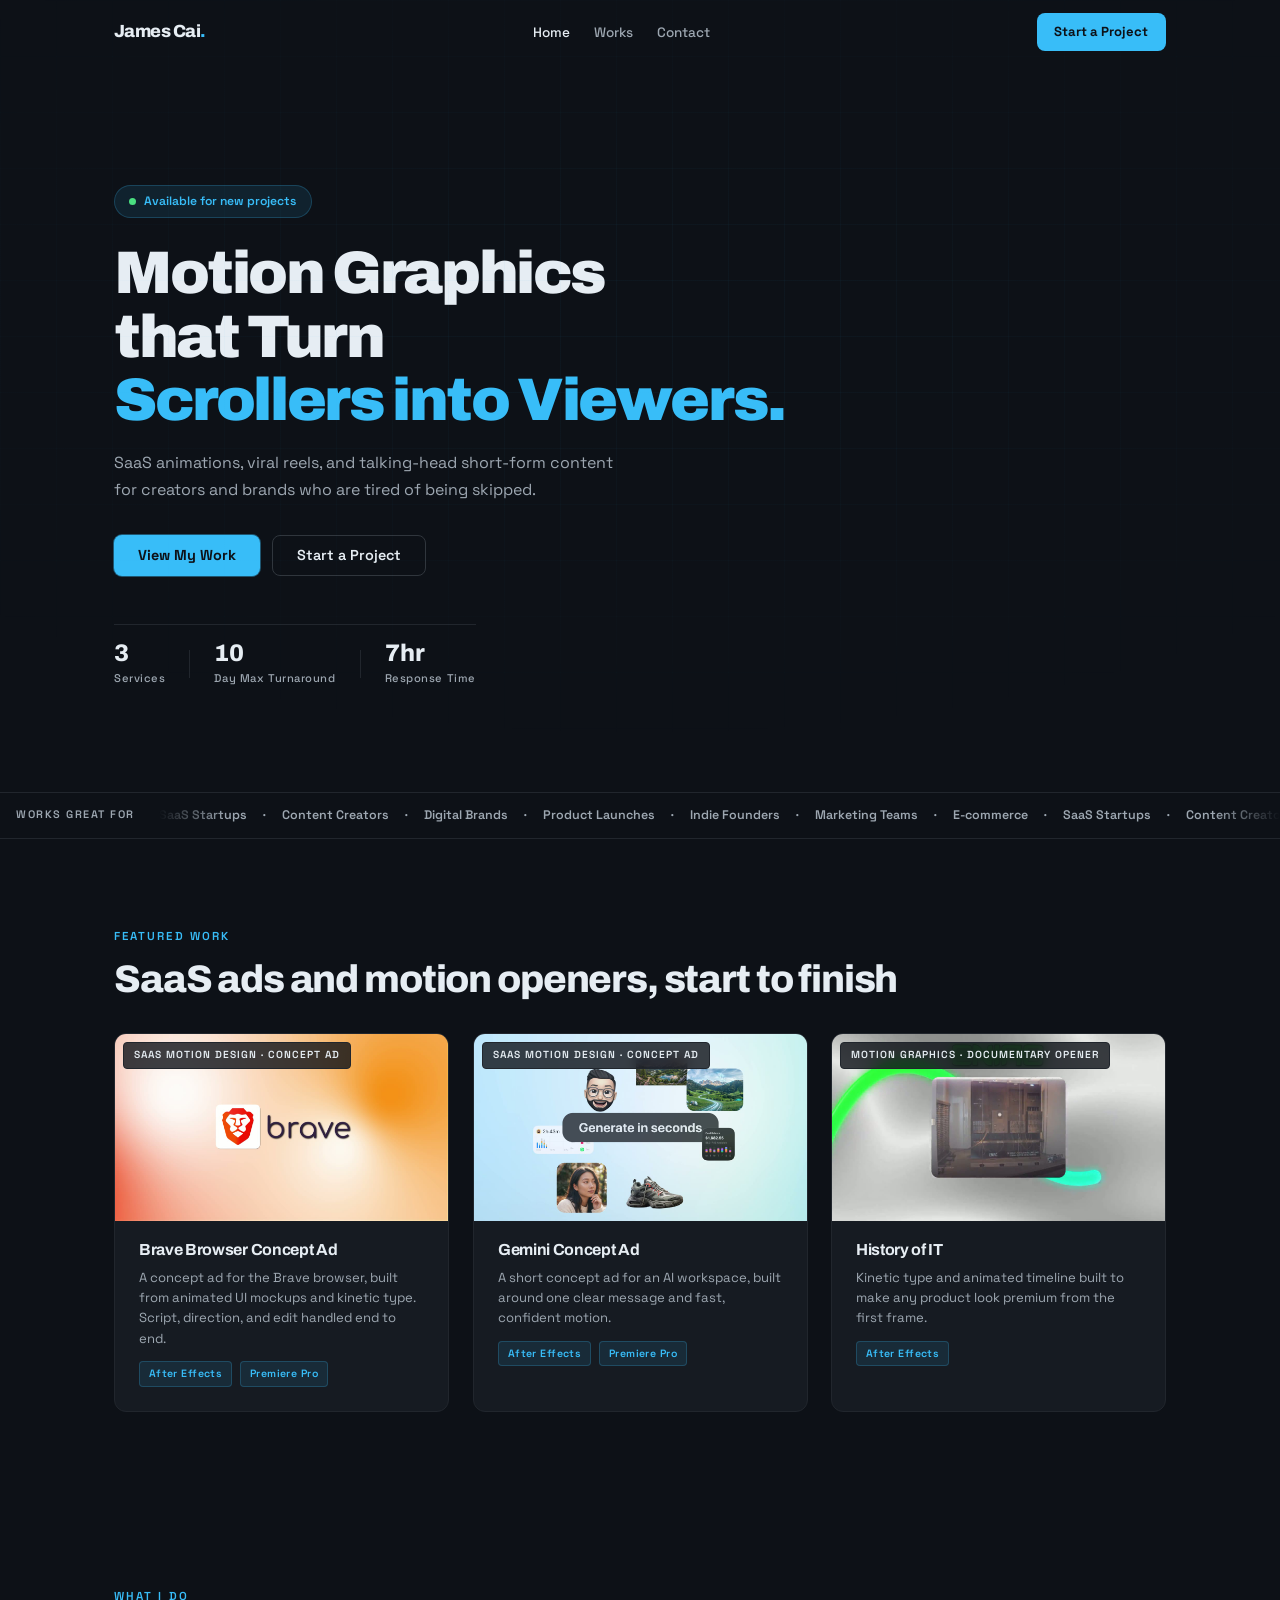
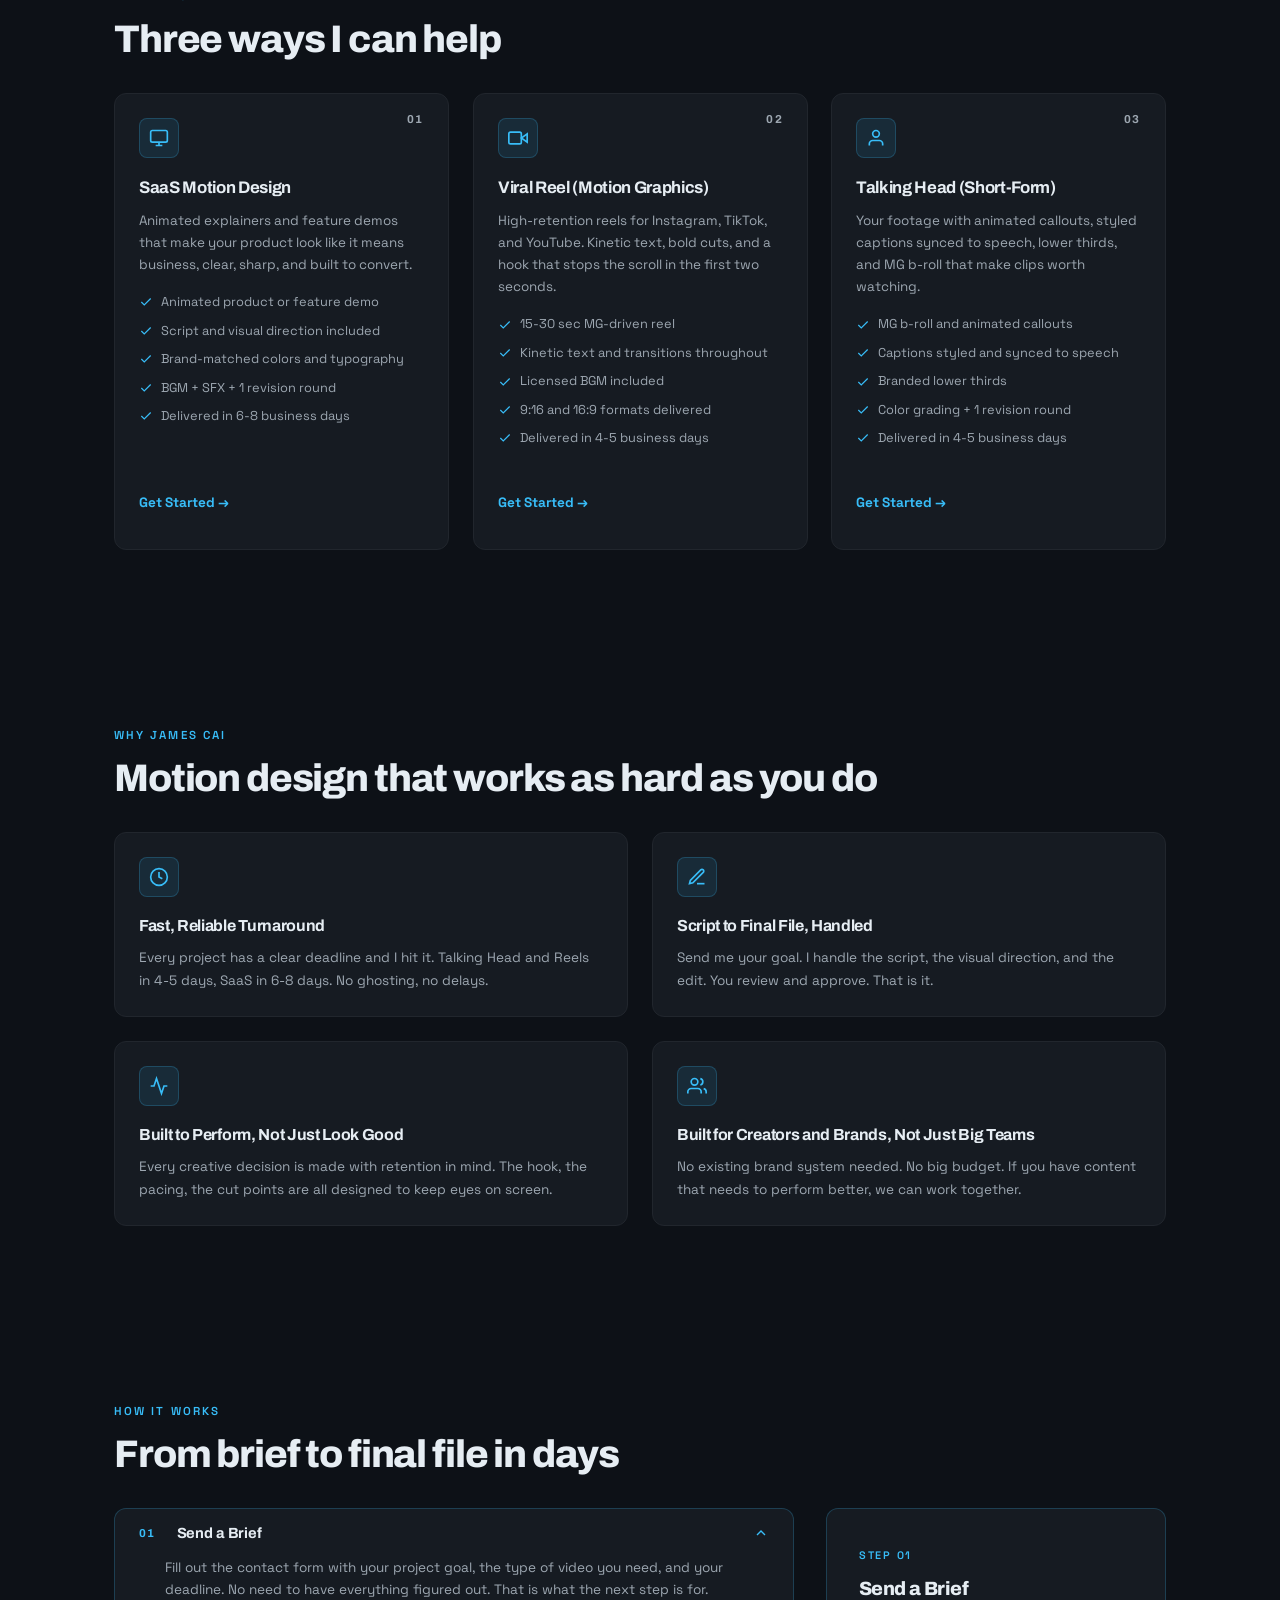
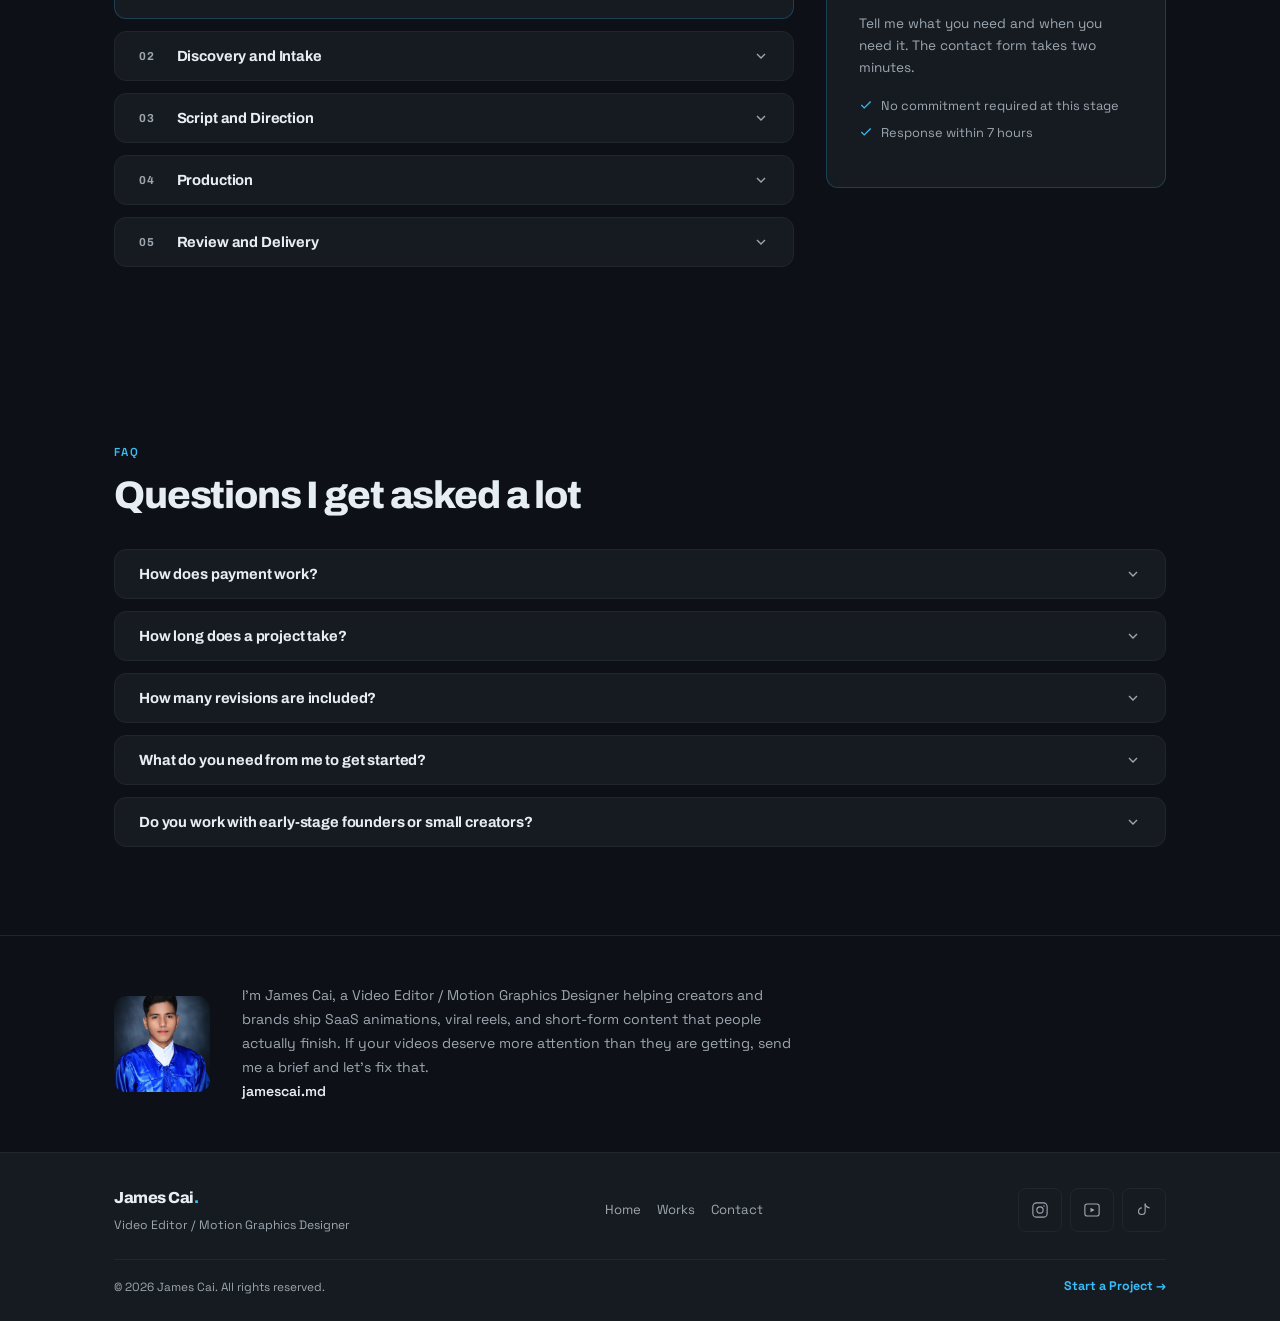
<file: index.html>
<!DOCTYPE html>
<html lang="en">
<head>
    <meta charset="UTF-8">
    <meta name="viewport" content="width=device-width, initial-scale=1.0">
    <title>James Cai · Video Editor / Motion Graphics Designer</title>
    <meta name="description" content="SaaS animations, viral reels, and talking-head short-form content for creators and brands who are tired of being skipped.">
    <link rel="canonical" href="https://jamescai.is-a.dev/">
    <meta property="og:title" content="James Cai · Video Editor / Motion Graphics Designer">
    <meta property="og:description" content="SaaS animations, viral reels, and talking-head short-form content for creators and brands who are tired of being skipped.">
    <meta property="og:type" content="website">
    <meta property="og:url" content="https://jamescai.is-a.dev/">
    <meta property="og:image" content="https://jamescai.is-a.dev/assets/img/brave-saas-ad.jpg">
    <link rel="icon" type="image/svg+xml" href="assets/img/favicon.svg">
    <link rel="stylesheet" href="style.css">
    <link rel="preconnect" href="https://fonts.googleapis.com">
    <link rel="preconnect" href="https://fonts.gstatic.com" crossorigin>
    <link href="https://fonts.googleapis.com/css2?family=Archivo:wght@400;500;600;700;800;900&family=Space+Grotesk:wght@300;400;500;600;700&display=swap" rel="stylesheet">
    <!-- Scroll reveal hides content only when JS can bring it back (.js .fade-up) -->
    <script>document.documentElement.classList.add('js');</script>
    <style>
    /* index-only section layout (shared components live in style.css) */
    .featured-grid { display: grid; grid-template-columns: repeat(3, 1fr); gap: var(--space-5); }

    .why-grid { display: grid; grid-template-columns: repeat(2, 1fr); gap: var(--space-5); }
    .why-card { padding: var(--space-5); background: var(--surface); border: 1px solid var(--border); border-radius: var(--radius-lg); transition: border-color var(--dur-fast) var(--ease-out); }
    .why-card:hover { border-color: var(--border-strong); }
    .why-icon { display: flex; align-items: center; justify-content: center; width: 40px; height: 40px; border: 1px solid var(--accent-border); border-radius: var(--radius-md); background: var(--accent-soft); color: var(--accent); margin-bottom: var(--space-4); }
    .why-card h3 { font-family: var(--font-heading); font-size: 1rem; font-weight: 700; letter-spacing: -0.02em; color: var(--text); margin-bottom: var(--space-2); }
    .why-card p { font-size: 0.85rem; line-height: 1.65; color: var(--text-muted); }

    .services-grid { display: grid; grid-template-columns: repeat(3, 1fr); gap: var(--space-5); align-items: stretch; }
    .service-card { position: relative; display: flex; flex-direction: column; padding: var(--space-5); background: var(--surface); border: 1px solid var(--border); border-radius: var(--radius-lg); transition: border-color var(--dur-fast) var(--ease-out), transform var(--dur-fast) var(--ease-out); }
    .service-card:hover { border-color: var(--border-strong); transform: translateY(-2px); }
    .service-num { position: absolute; top: var(--space-4); right: var(--space-5); font-family: var(--font-heading); font-size: 0.72rem; font-weight: 700; letter-spacing: 0.1em; color: var(--text-muted); }
    .service-icon { display: flex; align-items: center; justify-content: center; width: 40px; height: 40px; border: 1px solid var(--accent-border); border-radius: var(--radius-md); background: var(--accent-soft); color: var(--accent); margin-bottom: var(--space-4); }
    .service-card h3 { font-family: var(--font-heading); font-size: 1.05rem; font-weight: 700; letter-spacing: -0.02em; color: var(--text); margin-bottom: var(--space-2); }
    .service-card > p { font-size: 0.84rem; line-height: 1.65; color: var(--text-muted); margin-bottom: var(--space-4); }
    .service-features { margin-bottom: var(--space-5); }
    .service-features li { display: flex; align-items: flex-start; gap: var(--space-2); font-size: 0.8rem; line-height: 1.6; color: var(--text-muted); margin-bottom: var(--space-2); }
    .service-features li svg { flex-shrink: 0; margin-top: 0.2rem; color: var(--accent); }
    .service-cta { margin-top: auto; display: inline-flex; align-items: center; min-height: 44px; font-size: 0.85rem; font-weight: 700; color: var(--accent); transition: color var(--dur-fast) var(--ease-out); }
    .service-cta:hover { color: var(--accent-hover); }

    .process-layout { display: grid; grid-template-columns: 1fr 340px; gap: var(--space-6); align-items: start; }
    .process-steps-list { display: flex; flex-direction: column; gap: var(--space-3); }
    .process-trigger-left { display: flex; align-items: center; gap: var(--space-3); }

    .faq-list { display: flex; flex-direction: column; gap: var(--space-3); }

    .marquee-dot { color: var(--accent); }

    @media (max-width: 880px) {
        .featured-grid, .why-grid, .services-grid { grid-template-columns: 1fr; }
        .process-layout { grid-template-columns: 1fr; }
    }
    </style>
</head>
<body>

    <header class="header" id="header">
        <div class="container">
            <div class="header-content">
                <a href="index.html" class="logo">James Cai<span class="logo-dot">.</span></a>
                <nav class="nav-menu" id="navMenu" aria-label="Main navigation">
                    <ul>
                        <li><a href="index.html" class="active" aria-current="page">Home</a></li>
                        <li><a href="works.html">Works</a></li>
                        <li><a href="contact.html">Contact</a></li>
                    </ul>
                </nav>
                <a href="contact.html" class="nav-cta">Start a Project</a>
                <button class="mobile-menu-btn" id="mobileBtn" aria-label="Toggle menu" aria-expanded="false" aria-controls="navMenu">
                    <span></span><span></span><span></span>
                </button>
            </div>
        </div>
    </header>

    <main>
    <!-- HERO -->
    <section class="hero">
        <div class="container">
            <div class="availability-badge">
                <span class="avail-dot"></span> Available for new projects
            </div>
            <h1 class="hero-headline">
                Motion Graphics that Turn<br>
                <span class="hero-accent">Scrollers into Viewers.</span>
            </h1>
            <p class="hero-sub">SaaS animations, viral reels, and talking-head short-form content for creators and brands who are tired of being skipped.</p>
            <div class="hero-actions">
                <a href="works.html" class="btn btn-primary">View My Work</a>
                <a href="contact.html" class="btn btn-ghost">Start a Project</a>
            </div>
            <div class="hero-stats">
                <div class="stat">
                    <span class="stat-num">3</span>
                    <span class="stat-label">Services</span>
                </div>
                <div class="stat-divider"></div>
                <div class="stat">
                    <span class="stat-num">10</span>
                    <span class="stat-label">Day Max Turnaround</span>
                </div>
                <div class="stat-divider"></div>
                <div class="stat">
                    <span class="stat-num">7hr</span>
                    <span class="stat-label">Response Time</span>
                </div>
            </div>
        </div>
        <div class="hero-grid-overlay"></div>
    </section>

    <!-- MARQUEE -->
    <div class="marquee-section">
        <div class="marquee-label">Works great for</div>
        <div class="marquee-track">
            <div class="marquee-inner">
                <span>SaaS Startups</span><span class="marquee-dot">·</span>
                <span>Content Creators</span><span class="marquee-dot">·</span>
                <span>Digital Brands</span><span class="marquee-dot">·</span>
                <span>Product Launches</span><span class="marquee-dot">·</span>
                <span>Indie Founders</span><span class="marquee-dot">·</span>
                <span>Marketing Teams</span><span class="marquee-dot">·</span>
                <span>E-commerce</span><span class="marquee-dot">·</span>
                <span aria-hidden="true">SaaS Startups</span><span aria-hidden="true" class="marquee-dot">·</span>
                <span aria-hidden="true">Content Creators</span><span aria-hidden="true" class="marquee-dot">·</span>
                <span aria-hidden="true">Digital Brands</span><span aria-hidden="true" class="marquee-dot">·</span>
                <span aria-hidden="true">Product Launches</span><span aria-hidden="true" class="marquee-dot">·</span>
                <span aria-hidden="true">Indie Founders</span><span aria-hidden="true" class="marquee-dot">·</span>
                <span aria-hidden="true">Marketing Teams</span><span aria-hidden="true" class="marquee-dot">·</span>
                <span aria-hidden="true">E-commerce</span><span aria-hidden="true" class="marquee-dot">·</span>
            </div>
        </div>
    </div>

    <!-- FEATURED WORK -->
    <section class="section">
        <div class="container">
            <div class="section-header fade-up">
                <p class="section-eyebrow">Featured Work</p>
                <h2 class="section-title">SaaS ads and motion openers, start to finish</h2>
            </div>
            <div class="featured-grid stagger">
                <article class="work-card fade-up">
                    <div class="work-media">
                        <video muted loop playsinline preload="metadata" poster="assets/img/brave-saas-ad.jpg">
                            <source src="assets/video/brave-saas-ad.mp4" type="video/mp4">
                        </video>
                        <span class="work-tag-badge">SaaS Motion Design · Concept Ad</span>
                    </div>
                    <div class="work-info">
                        <h3>Brave Browser Concept Ad</h3>
                        <p>A concept ad for the Brave browser, built from animated UI mockups and kinetic type. Script, direction, and edit handled end to end.</p>
                        <div class="work-tools">
                            <span>After Effects</span>
                            <span>Premiere Pro</span>
                        </div>
                    </div>
                </article>
                <article class="work-card fade-up">
                    <div class="work-media">
                        <video muted loop playsinline preload="metadata" poster="assets/img/gemini-saas-ad.jpg">
                            <source src="assets/video/gemini-saas-ad.mp4" type="video/mp4">
                        </video>
                        <span class="work-tag-badge">SaaS Motion Design · Concept Ad</span>
                    </div>
                    <div class="work-info">
                        <h3>Gemini Concept Ad</h3>
                        <p>A short concept ad for an AI workspace, built around one clear message and fast, confident motion.</p>
                        <div class="work-tools">
                            <span>After Effects</span>
                            <span>Premiere Pro</span>
                        </div>
                    </div>
                </article>
                <article class="work-card fade-up">
                    <div class="work-media">
                        <video muted loop playsinline preload="metadata" poster="assets/img/history-of-it.jpg">
                            <source src="assets/video/history-of-it.mp4" type="video/mp4">
                        </video>
                        <span class="work-tag-badge">Motion Graphics · Documentary Opener</span>
                    </div>
                    <div class="work-info">
                        <h3>History of IT</h3>
                        <p>Kinetic type and animated timeline built to make any product look premium from the first frame.</p>
                        <div class="work-tools">
                            <span>After Effects</span>
                        </div>
                    </div>
                </article>
            </div>
        </div>
    </section>

    <!-- SERVICES (WHAT I DO) -->
    <section class="section">
        <div class="container">
            <div class="section-header fade-up">
                <p class="section-eyebrow">What I Do</p>
                <h2 class="section-title">Three ways I can help</h2>
            </div>
            <div class="services-grid stagger">
                <div class="service-card fade-up">
                    <div class="service-num">01</div>
                    <div class="service-icon">
                        <svg width="20" height="20" viewBox="0 0 24 24" fill="none" stroke="currentColor" stroke-width="2"><rect x="2" y="3" width="20" height="14" rx="2"/><path d="M8 21h8M12 17v4"/></svg>
                    </div>
                    <h3>SaaS Motion Design</h3>
                    <p>Animated explainers and feature demos that make your product look like it means business, clear, sharp, and built to convert.</p>
                    <ul class="service-features">
                        <li><svg width="14" height="14" viewBox="0 0 24 24" fill="none" stroke="currentColor" stroke-width="2"><polyline points="20 6 9 17 4 12"/></svg>Animated product or feature demo</li>
                        <li><svg width="14" height="14" viewBox="0 0 24 24" fill="none" stroke="currentColor" stroke-width="2"><polyline points="20 6 9 17 4 12"/></svg>Script and visual direction included</li>
                        <li><svg width="14" height="14" viewBox="0 0 24 24" fill="none" stroke="currentColor" stroke-width="2"><polyline points="20 6 9 17 4 12"/></svg>Brand-matched colors and typography</li>
                        <li><svg width="14" height="14" viewBox="0 0 24 24" fill="none" stroke="currentColor" stroke-width="2"><polyline points="20 6 9 17 4 12"/></svg>BGM + SFX + 1 revision round</li>
                        <li><svg width="14" height="14" viewBox="0 0 24 24" fill="none" stroke="currentColor" stroke-width="2"><polyline points="20 6 9 17 4 12"/></svg>Delivered in 6-8 business days</li>
                    </ul>
                    <a href="contact.html" class="service-cta">Get Started →</a>
                </div>
                <div class="service-card fade-up">
                    <div class="service-num">02</div>
                    <div class="service-icon">
                        <svg width="20" height="20" viewBox="0 0 24 24" fill="none" stroke="currentColor" stroke-width="2"><polygon points="23 7 16 12 23 17 23 7"/><rect x="1" y="5" width="15" height="14" rx="2"/></svg>
                    </div>
                    <h3>Viral Reel (Motion Graphics)</h3>
                    <p>High-retention reels for Instagram, TikTok, and YouTube. Kinetic text, bold cuts, and a hook that stops the scroll in the first two seconds.</p>
                    <ul class="service-features">
                        <li><svg width="14" height="14" viewBox="0 0 24 24" fill="none" stroke="currentColor" stroke-width="2"><polyline points="20 6 9 17 4 12"/></svg>15-30 sec MG-driven reel</li>
                        <li><svg width="14" height="14" viewBox="0 0 24 24" fill="none" stroke="currentColor" stroke-width="2"><polyline points="20 6 9 17 4 12"/></svg>Kinetic text and transitions throughout</li>
                        <li><svg width="14" height="14" viewBox="0 0 24 24" fill="none" stroke="currentColor" stroke-width="2"><polyline points="20 6 9 17 4 12"/></svg>Licensed BGM included</li>
                        <li><svg width="14" height="14" viewBox="0 0 24 24" fill="none" stroke="currentColor" stroke-width="2"><polyline points="20 6 9 17 4 12"/></svg>9:16 and 16:9 formats delivered</li>
                        <li><svg width="14" height="14" viewBox="0 0 24 24" fill="none" stroke="currentColor" stroke-width="2"><polyline points="20 6 9 17 4 12"/></svg>Delivered in 4-5 business days</li>
                    </ul>
                    <a href="contact.html" class="service-cta">Get Started →</a>
                </div>
                <div class="service-card fade-up">
                    <div class="service-num">03</div>
                    <div class="service-icon">
                        <svg width="20" height="20" viewBox="0 0 24 24" fill="none" stroke="currentColor" stroke-width="2"><path d="M20 21v-2a4 4 0 0 0-4-4H8a4 4 0 0 0-4 4v2"/><circle cx="12" cy="7" r="4"/></svg>
                    </div>
                    <h3>Talking Head (Short-Form)</h3>
                    <p>Your footage with animated callouts, styled captions synced to speech, lower thirds, and MG b-roll that make clips worth watching.</p>
                    <ul class="service-features">
                        <li><svg width="14" height="14" viewBox="0 0 24 24" fill="none" stroke="currentColor" stroke-width="2"><polyline points="20 6 9 17 4 12"/></svg>MG b-roll and animated callouts</li>
                        <li><svg width="14" height="14" viewBox="0 0 24 24" fill="none" stroke="currentColor" stroke-width="2"><polyline points="20 6 9 17 4 12"/></svg>Captions styled and synced to speech</li>
                        <li><svg width="14" height="14" viewBox="0 0 24 24" fill="none" stroke="currentColor" stroke-width="2"><polyline points="20 6 9 17 4 12"/></svg>Branded lower thirds</li>
                        <li><svg width="14" height="14" viewBox="0 0 24 24" fill="none" stroke="currentColor" stroke-width="2"><polyline points="20 6 9 17 4 12"/></svg>Color grading + 1 revision round</li>
                        <li><svg width="14" height="14" viewBox="0 0 24 24" fill="none" stroke="currentColor" stroke-width="2"><polyline points="20 6 9 17 4 12"/></svg>Delivered in 4-5 business days</li>
                    </ul>
                    <a href="contact.html" class="service-cta">Get Started →</a>
                </div>
            </div>
        </div>
    </section>

    <!-- WHY JAMES CAI -->
    <section class="section">
        <div class="container">
            <div class="section-header fade-up">
                <p class="section-eyebrow">Why James Cai</p>
                <h2 class="section-title">Motion design that works as hard as you do</h2>
            </div>
            <div class="why-grid stagger">
                <div class="why-card fade-up">
                    <div class="why-icon">
                        <svg width="20" height="20" viewBox="0 0 24 24" fill="none" stroke="currentColor" stroke-width="2"><circle cx="12" cy="12" r="10"/><polyline points="12 6 12 12 16 14"/></svg>
                    </div>
                    <h3>Fast, Reliable Turnaround</h3>
                    <p>Every project has a clear deadline and I hit it. Talking Head and Reels in 4-5 days, SaaS in 6-8 days. No ghosting, no delays.</p>
                </div>
                <div class="why-card fade-up">
                    <div class="why-icon">
                        <svg width="20" height="20" viewBox="0 0 24 24" fill="none" stroke="currentColor" stroke-width="2"><path d="M12 20h9"/><path d="M16.5 3.5a2.121 2.121 0 0 1 3 3L7 19l-4 1 1-4L16.5 3.5z"/></svg>
                    </div>
                    <h3>Script to Final File, Handled</h3>
                    <p>Send me your goal. I handle the script, the visual direction, and the edit. You review and approve. That is it.</p>
                </div>
                <div class="why-card fade-up">
                    <div class="why-icon">
                        <svg width="20" height="20" viewBox="0 0 24 24" fill="none" stroke="currentColor" stroke-width="2"><polyline points="22 12 18 12 15 21 9 3 6 12 2 12"/></svg>
                    </div>
                    <h3>Built to Perform, Not Just Look Good</h3>
                    <p>Every creative decision is made with retention in mind. The hook, the pacing, the cut points are all designed to keep eyes on screen.</p>
                </div>
                <div class="why-card fade-up">
                    <div class="why-icon">
                        <svg width="20" height="20" viewBox="0 0 24 24" fill="none" stroke="currentColor" stroke-width="2"><path d="M17 21v-2a4 4 0 0 0-4-4H5a4 4 0 0 0-4 4v2"/><circle cx="9" cy="7" r="4"/><path d="M23 21v-2a4 4 0 0 0-3-3.87"/><path d="M16 3.13a4 4 0 0 1 0 7.75"/></svg>
                    </div>
                    <h3>Built for Creators and Brands, Not Just Big Teams</h3>
                    <p>No existing brand system needed. No big budget. If you have content that needs to perform better, we can work together.</p>
                </div>
            </div>
        </div>
    </section>

    <!-- HOW IT WORKS -->
    <section class="section">
        <div class="container">
            <div class="section-header fade-up">
                <p class="section-eyebrow">How It Works</p>
                <h2 class="section-title">From brief to final file in days</h2>
            </div>
            <div class="process-layout">
                <div class="process-steps-list fade-up">

                    <div class="process-item active" data-step="0">
                        <button class="process-trigger" aria-expanded="true" aria-controls="process-body-0">
                            <div class="process-trigger-left">
                                <span class="process-step-num">01</span>
                                <h3>Send a Brief</h3>
                            </div>
                            <svg class="process-chevron" width="16" height="16" viewBox="0 0 24 24" fill="none" stroke="currentColor" stroke-width="2"><polyline points="6 9 12 15 18 9"/></svg>
                        </button>
                        <div class="process-body" id="process-body-0"><div>
                            <p>Fill out the contact form with your project goal, the type of video you need, and your deadline. No need to have everything figured out. That is what the next step is for.</p>
                        </div></div>
                    </div>

                    <div class="process-item" data-step="1">
                        <button class="process-trigger" aria-expanded="false" aria-controls="process-body-1">
                            <div class="process-trigger-left">
                                <span class="process-step-num">02</span>
                                <h3>Discovery and Intake</h3>
                            </div>
                            <svg class="process-chevron" width="16" height="16" viewBox="0 0 24 24" fill="none" stroke="currentColor" stroke-width="2"><polyline points="6 9 12 15 18 9"/></svg>
                        </button>
                        <div class="process-body" id="process-body-1"><div>
                            <p>Once we agree on scope, you pay a 50% deposit to lock in your slot. I then send you a structured intake form covering your brand assets, style references, inspiration videos, and key message. If you have a script ready, include it. If not, we write it together.</p>
                        </div></div>
                    </div>

                    <div class="process-item" data-step="2">
                        <button class="process-trigger" aria-expanded="false" aria-controls="process-body-2">
                            <div class="process-trigger-left">
                                <span class="process-step-num">03</span>
                                <h3>Script and Direction</h3>
                            </div>
                            <svg class="process-chevron" width="16" height="16" viewBox="0 0 24 24" fill="none" stroke="currentColor" stroke-width="2"><polyline points="6 9 12 15 18 9"/></svg>
                        </button>
                        <div class="process-body" id="process-body-2"><div>
                            <p>For SaaS and Reels, I write the script and map the visual direction before a single frame is touched. You review and approve. For Talking Head, we move straight to production from your intake.</p>
                        </div></div>
                    </div>

                    <div class="process-item" data-step="3">
                        <button class="process-trigger" aria-expanded="false" aria-controls="process-body-3">
                            <div class="process-trigger-left">
                                <span class="process-step-num">04</span>
                                <h3>Production</h3>
                            </div>
                            <svg class="process-chevron" width="16" height="16" viewBox="0 0 24 24" fill="none" stroke="currentColor" stroke-width="2"><polyline points="6 9 12 15 18 9"/></svg>
                        </button>
                        <div class="process-body" id="process-body-3"><div>
                            <p>I animate and edit your video end-to-end. Motion graphics, color grading, BGM, SFX, and captions all handled. You do not manage separate pieces. You get a complete first draft.</p>
                        </div></div>
                    </div>

                    <div class="process-item" data-step="4">
                        <button class="process-trigger" aria-expanded="false" aria-controls="process-body-4">
                            <div class="process-trigger-left">
                                <span class="process-step-num">05</span>
                                <h3>Review and Delivery</h3>
                            </div>
                            <svg class="process-chevron" width="16" height="16" viewBox="0 0 24 24" fill="none" stroke="currentColor" stroke-width="2"><polyline points="6 9 12 15 18 9"/></svg>
                        </button>
                        <div class="process-body" id="process-body-4"><div>
                            <p>You review the draft and send all your feedback in one go. I apply every change in one revision round. Once approved, you pay the remaining 50% and receive the final MP4 formatted for your platform, ready to upload.</p>
                        </div></div>
                    </div>

                </div>

                <!-- PANEL -->
                <div class="process-panel" id="processPanel">
                    <div class="panel-eyebrow" id="panelEyebrow">Step 01</div>
                    <div class="panel-title" id="panelTitle">Send a Brief</div>
                    <div class="panel-desc" id="panelDesc">Tell me what you need and when you need it. The contact form takes two minutes.</div>
                    <div id="panelDetails">
                        <div class="panel-detail">
                            <svg width="14" height="14" viewBox="0 0 24 24" fill="none" stroke="currentColor" stroke-width="2"><polyline points="20 6 9 17 4 12"/></svg>
                            <span>No commitment required at this stage</span>
                        </div>
                        <div class="panel-detail">
                            <svg width="14" height="14" viewBox="0 0 24 24" fill="none" stroke="currentColor" stroke-width="2"><polyline points="20 6 9 17 4 12"/></svg>
                            <span>Response within 7 hours</span>
                        </div>
                    </div>
                </div>
            </div>
        </div>
    </section>

    <!-- FAQ -->
    <section class="section">
        <div class="container">
            <div class="section-header fade-up">
                <p class="section-eyebrow">FAQ</p>
                <h2 class="section-title">Questions I get asked a lot</h2>
            </div>
            <div class="faq-list fade-up">
                <div class="faq-item">
                    <button class="faq-q" aria-expanded="false" aria-controls="faq-a-0">
                        <h3>How does payment work?</h3>
                        <svg class="faq-icon" width="16" height="16" viewBox="0 0 24 24" fill="none" stroke="currentColor" stroke-width="2"><polyline points="6 9 12 15 18 9"/></svg>
                    </button>
                    <div class="faq-a" id="faq-a-0"><div><p>A 50% deposit is required upfront to lock in your project slot. The remaining 50% is due once you approve the final revision and before the final file is delivered. Payment via PayPal or Wise.</p></div></div>
                </div>
                <div class="faq-item">
                    <button class="faq-q" aria-expanded="false" aria-controls="faq-a-1">
                        <h3>How long does a project take?</h3>
                        <svg class="faq-icon" width="16" height="16" viewBox="0 0 24 24" fill="none" stroke="currentColor" stroke-width="2"><polyline points="6 9 12 15 18 9"/></svg>
                    </button>
                    <div class="faq-a" id="faq-a-1"><div><p>Timelines depend on the scope of the project but typically fall within 10 business days. As a guide: Talking Head and Viral Reel take 4-5 days, SaaS Motion Design takes 6-8 days. All timelines start from when I receive your completed intake form and assets, not from when you first message me.</p></div></div>
                </div>
                <div class="faq-item">
                    <button class="faq-q" aria-expanded="false" aria-controls="faq-a-2">
                        <h3>How many revisions are included?</h3>
                        <svg class="faq-icon" width="16" height="16" viewBox="0 0 24 24" fill="none" stroke="currentColor" stroke-width="2"><polyline points="6 9 12 15 18 9"/></svg>
                    </button>
                    <div class="faq-a" id="faq-a-2"><div><p>One revision round is included in every project. Send all your feedback in one go and I apply every change in that single round. Additional revisions beyond that are available at an extra cost.</p></div></div>
                </div>
                <div class="faq-item">
                    <button class="faq-q" aria-expanded="false" aria-controls="faq-a-3">
                        <h3>What do you need from me to get started?</h3>
                        <svg class="faq-icon" width="16" height="16" viewBox="0 0 24 24" fill="none" stroke="currentColor" stroke-width="2"><polyline points="6 9 12 15 18 9"/></svg>
                    </button>
                    <div class="faq-a" id="faq-a-3"><div><p>Fill out the contact form with your goal and deadline. Once we agree on scope and you pay the 50% deposit, I send you a structured intake form covering everything I need: brand assets, references, script or talking points, and footage if applicable.</p></div></div>
                </div>
                <div class="faq-item">
                    <button class="faq-q" aria-expanded="false" aria-controls="faq-a-4">
                        <h3>Do you work with early-stage founders or small creators?</h3>
                        <svg class="faq-icon" width="16" height="16" viewBox="0 0 24 24" fill="none" stroke="currentColor" stroke-width="2"><polyline points="6 9 12 15 18 9"/></svg>
                    </button>
                    <div class="faq-a" id="faq-a-4"><div><p>Yes, that is exactly who I built this for. You do not need an existing design system or a big team. If you have a product to explain or content that needs to perform better, we can work together.</p></div></div>
                </div>
            </div>
        </div>
    </section>

    <!-- ABOUT STRIP -->
    <section class="about-strip">
        <div class="container">
            <div class="about-strip-inner fade-up">
                <img src="assets/img/james-portrait.jpg" alt="Portrait of James Cai, Video Editor / Motion Graphics Designer" width="96" height="96" loading="lazy">
                <p>I'm James Cai, a Video Editor / Motion Graphics Designer helping creators and brands ship SaaS animations, viral reels, and short-form content that people actually finish. If your videos deserve more attention than they are getting, send me a brief and let's fix that.<br><strong>jamescai.md</strong></p>
            </div>
        </div>
    </section>
    </main>

    <!-- FOOTER -->
    <footer class="footer">
        <div class="container">
            <div class="footer-content">
                <div class="footer-left">
                    <span class="footer-logo">James Cai<span class="logo-dot">.</span></span>
                    <p>Video Editor / Motion Graphics Designer</p>
                </div>
                <nav class="footer-nav" aria-label="Footer navigation">
                    <a href="index.html">Home</a>
                    <a href="works.html">Works</a>
                    <a href="contact.html">Contact</a>
                </nav>
                <div class="footer-social">
                    <a href="https://instagram.com" aria-label="Instagram">
                        <svg width="18" height="18" viewBox="0 0 24 24" fill="none" stroke="currentColor" stroke-width="1.5"><rect x="2.5" y="2.5" width="19" height="19" rx="5"/><circle cx="12" cy="12" r="4.2"/><circle cx="17.3" cy="6.7" r="1" fill="currentColor" stroke="none"/></svg>
                    </a>
                    <a href="https://youtube.com" aria-label="YouTube">
                        <svg width="18" height="18" viewBox="0 0 24 24" fill="none" stroke="currentColor" stroke-width="1.5"><path d="M2.5 7a3 3 0 0 1 3-3h13a3 3 0 0 1 3 3v10a3 3 0 0 1-3 3h-13a3 3 0 0 1-3-3V7z"/><polygon points="10 9 15.5 12 10 15 10 9" fill="currentColor" stroke="none"/></svg>
                    </a>
                    <a href="https://tiktok.com" aria-label="TikTok">
                        <svg width="18" height="18" viewBox="0 0 24 24" fill="none" stroke="currentColor" stroke-width="1.5"><path d="M13.5 3.5v10.1a4.4 4.4 0 1 1-4.4-4.4"/><path d="M13.5 3.5c.4 3 2.9 5.3 6 5.6"/></svg>
                    </a>
                </div>
            </div>
            <div class="footer-bottom">
                <p>&copy; 2026 James Cai. All rights reserved.</p>
                <a href="contact.html" class="footer-cta">Start a Project →</a>
            </div>
        </div>
    </footer>

    <script>
    // Header scroll state
    const header = document.getElementById('header');
    window.addEventListener('scroll', () => header.classList.toggle('scrolled', window.scrollY > 40), { passive: true });

    // Mobile menu: open instantly, close with a short exit before the panel drops
    const mobileBtn = document.getElementById('mobileBtn');
    const navMenu   = document.getElementById('navMenu');
    let menuClosing = false;

    function openMenu() {
        navMenu.classList.remove('closing');
        navMenu.classList.add('active');
        mobileBtn.classList.add('active');
        mobileBtn.setAttribute('aria-expanded', 'true');
    }

    function closeMenu() {
        if (!navMenu.classList.contains('active') || menuClosing) return;
        menuClosing = true;
        mobileBtn.classList.remove('active');
        mobileBtn.setAttribute('aria-expanded', 'false');
        navMenu.classList.add('closing');
        setTimeout(() => {
            navMenu.classList.remove('active', 'closing');
            menuClosing = false;
        }, 160); // --dur-exit: keep in sync with the nav-close keyframe
    }

    mobileBtn.addEventListener('click', () => {
        if (menuClosing) return;
        navMenu.classList.contains('active') ? closeMenu() : openMenu();
    });
    navMenu.querySelectorAll('a').forEach(a => a.addEventListener('click', closeMenu));
    document.addEventListener('keydown', (e) => { if (e.key === 'Escape') closeMenu(); });

    // Scroll reveal
    const obs = new IntersectionObserver((entries) => {
        entries.forEach(e => { if (e.isIntersecting) e.target.classList.add('visible'); });
    }, { threshold: 0.08, rootMargin: '0px 0px -40px 0px' });
    document.querySelectorAll('.fade-up').forEach(el => obs.observe(el));
    setTimeout(() => {
        document.querySelectorAll('.fade-up').forEach(el => {
            if (el.getBoundingClientRect().top < window.innerHeight - 40) el.classList.add('visible');
        });
    }, 80);

    // Featured videos: muted loops that autoplay in view (V3-style showcase).
    // Click the video (or focus it and press Enter/Space) to pause and resume;
    // off-screen videos pause to save bandwidth.
    const prefersReducedMotion = window.matchMedia('(prefers-reduced-motion: reduce)').matches;
    document.querySelectorAll('.featured-grid .work-media').forEach((media) => {
        const video = media.querySelector('video');
        const card  = media.closest('.work-card');
        const title = card.querySelector('h3').textContent;
        const setPlaying = (playing) => {
            video.setAttribute('aria-label', (playing ? 'Pause ' : 'Play ') + title + ' video');
            card.classList.toggle('is-playing', playing);
        };
        const toggle = () => {
            if (video.paused) {
                media.classList.add('video-loading');
                video.play().catch(() => {
                    media.classList.remove('video-loading');
                    // a play() racing the initial load can abort; retry briefly
                    let tries = 0;
                    const retry = setInterval(() => {
                        const r = media.getBoundingClientRect();
                        const inView = r.top < innerHeight && r.bottom > 0;
                        if (!inView || !video.paused || ++tries > 8) { clearInterval(retry); return; }
                        video.play().catch(() => {});
                    }, 500);
                });
            } else {
                media.classList.remove('video-loading'); // click while still buffering
                video.pause();
            }
        };
        video.setAttribute('tabindex', '0');
        video.setAttribute('role', 'button');
        video.setAttribute('aria-label', 'Play ' + title + ' video');
        video.addEventListener('click', toggle);
        video.addEventListener('keydown', (e) => {
            if (e.key === 'Enter' || e.key === ' ') { e.preventDefault(); toggle(); }
        });
        video.addEventListener('playing', () => { media.classList.remove('video-loading'); setPlaying(true); });
        video.addEventListener('pause',  () => { media.classList.remove('video-loading'); setPlaying(false); });
        video.addEventListener('ended',  () => setPlaying(false));

        if (prefersReducedMotion) return; // reduced motion: videos wait for a click

        media.classList.add('video-loading');
        const inView = new IntersectionObserver((entries) => {
            entries.forEach((e) => {
                if (e.isIntersecting) {
                    if (video.paused) toggle();
                } else if (!video.paused) {
                    video.pause();
                }
            });
        }, { threshold: 0.25 });
        inView.observe(media);
    });

    // How It Works accordion + side panel
    const panelData = [
        {
            eyebrow: 'Step 01', title: 'Send a Brief',
            desc: 'Tell me what you need and when you need it. The contact form takes two minutes.',
            details: ['No commitment required at this stage', 'Response within 7 hours']
        },
        {
            eyebrow: 'Step 02', title: 'Discovery and Intake',
            desc: 'Pay a 50% deposit to lock your slot. I send you a structured intake form for brand assets, references, and your script or brief.',
            details: ['50% deposit secures your slot', 'Intake form sent within 2 hours of payment']
        },
        {
            eyebrow: 'Step 03', title: 'Script and Direction',
            desc: 'For SaaS and Reels, I write the script and map the visual direction before production starts. You review and approve.',
            details: ['Script written for you if needed', 'Visual direction approved before production']
        },
        {
            eyebrow: 'Step 04', title: 'Production',
            desc: 'I handle animation, color grading, BGM, SFX, and captions end-to-end. You get a complete first draft.',
            details: ['Motion graphics, audio, captions all included', 'First draft delivered on agreed date']
        },
        {
            eyebrow: 'Step 05', title: 'Review and Delivery',
            desc: 'Send all feedback in one go. I apply every change in one revision round. Pay the remaining 50% and receive your final MP4.',
            details: ['One revision round included', 'Final file delivered via Google Drive']
        }
    ];

    const items        = document.querySelectorAll('.process-item');
    const panelEyebrow = document.getElementById('panelEyebrow');
    const panelTitle   = document.getElementById('panelTitle');
    const panelDesc    = document.getElementById('panelDesc');
    const panelDetails = document.getElementById('panelDetails');

    function updatePanel(idx) {
        const d = panelData[idx];
        panelEyebrow.textContent = d.eyebrow;
        panelTitle.textContent   = d.title;
        panelDesc.textContent    = d.desc;
        panelDetails.innerHTML   = d.details.map((t) => `
            <div class="panel-detail">
                <svg width="14" height="14" viewBox="0 0 24 24" fill="none" stroke="currentColor" stroke-width="2"><polyline points="20 6 9 17 4 12"/></svg>
                <span>${t}</span>
            </div>`).join('');
    }

    items.forEach((item, idx) => {
        item.querySelector('.process-trigger').addEventListener('click', () => {
            const isActive = item.classList.contains('active');
            items.forEach((i) => {
                i.classList.remove('active');
                i.querySelector('.process-trigger').setAttribute('aria-expanded', 'false');
            });
            if (!isActive) {
                item.classList.add('active');
                item.querySelector('.process-trigger').setAttribute('aria-expanded', 'true');
                updatePanel(idx);
            }
        });
    });

    // FAQ: one open at a time
    document.querySelectorAll('.faq-q').forEach((btn) => {
        btn.addEventListener('click', () => {
            const expanded = btn.getAttribute('aria-expanded') === 'true';
            document.querySelectorAll('.faq-q').forEach((b) => {
                b.setAttribute('aria-expanded', 'false');
                b.closest('.faq-item').classList.remove('open');
            });
            if (!expanded) {
                btn.setAttribute('aria-expanded', 'true');
                btn.closest('.faq-item').classList.add('open');
            }
        });
    });
    </script>
</body>
</html>
</file>
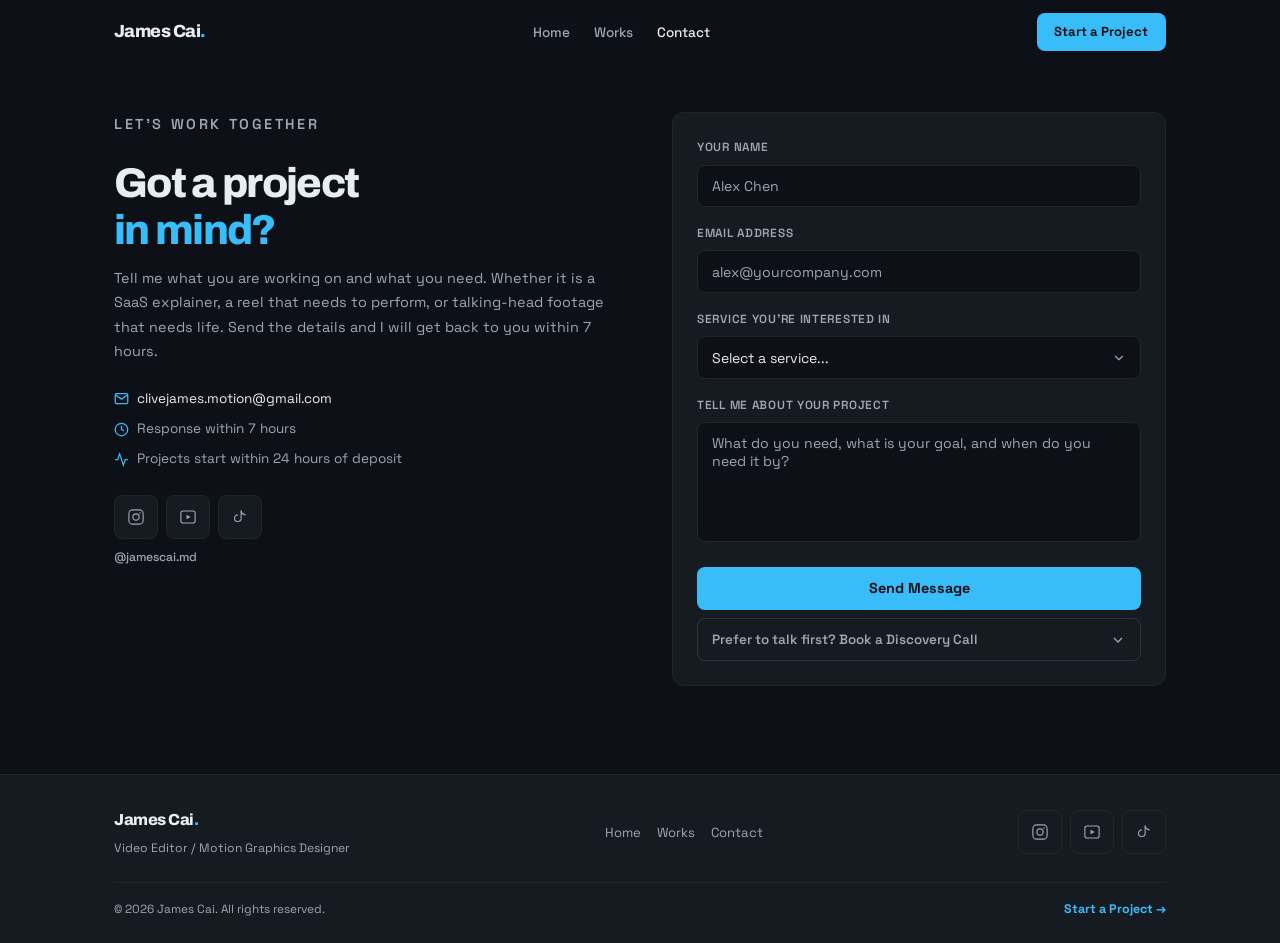
<file: contact.html>
<!DOCTYPE html>
<html lang="en">
<head>
    <meta charset="UTF-8">
    <meta name="viewport" content="width=device-width, initial-scale=1.0">
    <title>Contact · James Cai</title>
    <meta name="description" content="Start a project with James Cai. Send a brief or book a discovery call.">
    <link rel="canonical" href="https://jamescai.is-a.dev/contact.html">
    <meta property="og:title" content="Contact · James Cai">
    <meta property="og:description" content="Start a project with James Cai. Send a brief or book a discovery call.">
    <meta property="og:type" content="website">
    <meta property="og:url" content="https://jamescai.is-a.dev/contact.html">
    <meta property="og:image" content="https://jamescai.is-a.dev/assets/img/brave-saas-ad.jpg">
    <link rel="icon" type="image/svg+xml" href="assets/img/favicon.svg">
    <link rel="stylesheet" href="style.css">
    <link rel="preconnect" href="https://fonts.googleapis.com">
    <link rel="preconnect" href="https://fonts.gstatic.com" crossorigin>
    <link href="https://fonts.googleapis.com/css2?family=Archivo:wght@400;500;600;700;800;900&family=Space+Grotesk:wght@300;400;500;600;700&display=swap" rel="stylesheet">
    <!-- Scroll reveal hides content only when JS can bring it back (.js .fade-up) -->
    <script>document.documentElement.classList.add('js');</script>
</head>
<body>

    <header class="header" id="header">
        <div class="container">
            <div class="header-content">
                <a href="index.html" class="logo">James Cai<span class="logo-dot">.</span></a>
                <nav class="nav-menu" id="navMenu" aria-label="Main navigation">
                    <ul>
                        <li><a href="index.html">Home</a></li>
                        <li><a href="works.html">Works</a></li>
                        <li><a href="contact.html" class="active" aria-current="page">Contact</a></li>
                    </ul>
                </nav>
                <a href="contact.html" class="nav-cta">Start a Project</a>
                <button class="mobile-menu-btn" id="mobileBtn" aria-label="Toggle menu" aria-expanded="false" aria-controls="navMenu">
                    <span></span><span></span><span></span>
                </button>
            </div>
        </div>
    </header>

    <!-- CONTACT -->
    <main>
        <div class="container">
            <div class="contact-page-wrap fade-up">

                <!-- LEFT -->
                <div class="contact-left">
                    <p class="section-eyebrow">Let's Work Together</p>
                    <h1>Got a project<br><span class="hero-accent">in mind?</span></h1>
                    <p>Tell me what you are working on and what you need. Whether it is a SaaS explainer, a reel that needs to perform, or talking-head footage that needs life. Send the details and I will get back to you within 7 hours.</p>

                    <div class="contact-detail">
                        <svg width="15" height="15" viewBox="0 0 24 24" fill="none" stroke="currentColor" stroke-width="2"><path d="M4 4h16c1.1 0 2 .9 2 2v12c0 1.1-.9 2-2 2H4c-1.1 0-2-.9-2-2V6c0-1.1.9-2 2-2z"/><polyline points="22,6 12,13 2,6"/></svg>
                        <a href="mailto:clivejames.motion@gmail.com">clivejames.motion@gmail.com</a>
                    </div>
                    <div class="contact-detail">
                        <svg width="15" height="15" viewBox="0 0 24 24" fill="none" stroke="currentColor" stroke-width="2"><circle cx="12" cy="12" r="10"/><polyline points="12 6 12 12 16 14"/></svg>
                        <span>Response within 7 hours</span>
                    </div>
                    <div class="contact-detail">
                        <svg width="15" height="15" viewBox="0 0 24 24" fill="none" stroke="currentColor" stroke-width="2"><polyline points="22 12 18 12 15 21 9 3 6 12 2 12"/></svg>
                        <span>Projects start within 24 hours of deposit</span>
                    </div>

                    <div class="contact-socials">
                        <a href="https://instagram.com" aria-label="Instagram">
                            <svg width="18" height="18" viewBox="0 0 24 24" fill="none" stroke="currentColor" stroke-width="1.5"><rect x="2.5" y="2.5" width="19" height="19" rx="5"/><circle cx="12" cy="12" r="4.2"/><circle cx="17.3" cy="6.7" r="1" fill="currentColor" stroke="none"/></svg>
                        </a>
                        <a href="https://youtube.com" aria-label="YouTube">
                            <svg width="18" height="18" viewBox="0 0 24 24" fill="none" stroke="currentColor" stroke-width="1.5"><path d="M2.5 7a3 3 0 0 1 3-3h13a3 3 0 0 1 3 3v10a3 3 0 0 1-3 3h-13a3 3 0 0 1-3-3V7z"/><polygon points="10 9 15.5 12 10 15 10 9" fill="currentColor" stroke="none"/></svg>
                        </a>
                        <a href="https://tiktok.com" aria-label="TikTok">
                            <svg width="18" height="18" viewBox="0 0 24 24" fill="none" stroke="currentColor" stroke-width="1.5"><path d="M13.5 3.5v10.1a4.4 4.4 0 1 1-4.4-4.4"/><path d="M13.5 3.5c.4 3 2.9 5.3 6 5.6"/></svg>
                        </a>
                    </div>
                    <p style="font-size:.76rem;color:var(--text-muted);margin-top:.5rem;font-weight:500">@jamescai.md</p>
                </div>

                <!-- RIGHT -->
                <div class="contact-right">
                    <div>
                        <form id="contactForm" action="https://api.web3forms.com/submit" method="POST">
                            <input type="hidden" name="access_key" value="41df5d9f-6e9f-47c1-b268-1628e5d082a1">
                            <input type="hidden" name="subject" value="New Project Inquiry · James Cai Portfolio">
                            <input type="hidden" name="from_name" value="James Cai Portfolio">
                            <input type="checkbox" name="botcheck" style="display:none">

                            <div class="form-group">
                                <label for="name">Your Name</label>
                                <input type="text" id="name" name="name" placeholder="Alex Chen" required>
                            </div>
                            <div class="form-group">
                                <label for="email">Email Address</label>
                                <input type="email" id="email" name="email" placeholder="alex@yourcompany.com" required>
                            </div>
                            <div class="form-group">
                                <label for="service">Service You're Interested In</label>
                                <select id="service" name="service" required>
                                    <option value="" disabled selected>Select a service...</option>
                                    <option value="SaaS Motion Design">SaaS Motion Design</option>
                                    <option value="Viral Reel (Motion Graphics)">Viral Reel (Motion Graphics)</option>
                                    <option value="Talking Head (Short-Form)">Talking Head (Short-Form)</option>
                                    <option value="Not sure yet">Not sure yet · let's talk</option>
                                </select>
                            </div>
                            <div class="form-group">
                                <label for="message">Tell Me About Your Project</label>
                                <textarea id="message" name="message" placeholder="What do you need, what is your goal, and when do you need it by?" required></textarea>
                            </div>

                            <button type="submit" class="form-submit" id="submitBtn">Send Message</button>
                            <div class="form-success" id="formSuccess">Message sent. I will get back to you within 7 hours.</div>
                        </form>

                        <!-- Book a Call toggle -->
                        <button class="book-call-toggle" id="bookCallBtn" aria-expanded="false" aria-controls="calWrap">
                            <span>Prefer to talk first? Book a Discovery Call</span>
                            <svg width="16" height="16" viewBox="0 0 24 24" fill="none" stroke="currentColor" stroke-width="2"><polyline points="6 9 12 15 18 9"/></svg>
                        </button>
                        <!-- Markup contract: the inner div is required for the grid-rows collapse transition -->
                        <div class="cal-embed-wrap" id="calWrap">
                            <div>
                                <iframe
                                    src="https://cal.com/jamescai/30min?embed=true&theme=dark"
                                    title="Book a Project Discovery Call with James Cai"
                                    loading="lazy">
                                </iframe>
                            </div>
                        </div>
                    </div>
                </div>

            </div>
        </div>
    </main>

    <!-- FOOTER -->
    <footer class="footer">
        <div class="container">
            <div class="footer-content">
                <div class="footer-left">
                    <span class="footer-logo">James Cai<span class="logo-dot">.</span></span>
                    <p>Video Editor / Motion Graphics Designer</p>
                </div>
                <nav class="footer-nav" aria-label="Footer navigation">
                    <a href="index.html">Home</a>
                    <a href="works.html">Works</a>
                    <a href="contact.html">Contact</a>
                </nav>
                <div class="footer-social">
                    <a href="https://instagram.com" aria-label="Instagram">
                        <svg width="18" height="18" viewBox="0 0 24 24" fill="none" stroke="currentColor" stroke-width="1.5"><rect x="2.5" y="2.5" width="19" height="19" rx="5"/><circle cx="12" cy="12" r="4.2"/><circle cx="17.3" cy="6.7" r="1" fill="currentColor" stroke="none"/></svg>
                    </a>
                    <a href="https://youtube.com" aria-label="YouTube">
                        <svg width="18" height="18" viewBox="0 0 24 24" fill="none" stroke="currentColor" stroke-width="1.5"><path d="M2.5 7a3 3 0 0 1 3-3h13a3 3 0 0 1 3 3v10a3 3 0 0 1-3 3h-13a3 3 0 0 1-3-3V7z"/><polygon points="10 9 15.5 12 10 15 10 9" fill="currentColor" stroke="none"/></svg>
                    </a>
                    <a href="https://tiktok.com" aria-label="TikTok">
                        <svg width="18" height="18" viewBox="0 0 24 24" fill="none" stroke="currentColor" stroke-width="1.5"><path d="M13.5 3.5v10.1a4.4 4.4 0 1 1-4.4-4.4"/><path d="M13.5 3.5c.4 3 2.9 5.3 6 5.6"/></svg>
                    </a>
                </div>
            </div>
            <div class="footer-bottom">
                <p>&copy; 2026 James Cai. All rights reserved.</p>
                <a href="contact.html" class="footer-cta">Start a Project →</a>
            </div>
        </div>
    </footer>

    <script>
    // Header scroll state
    const header = document.getElementById('header');
    window.addEventListener('scroll', () => header.classList.toggle('scrolled', window.scrollY > 40), { passive: true });

    // Mobile menu: open instantly, close with a short exit before the panel drops
    const mobileBtn = document.getElementById('mobileBtn');
    const navMenu   = document.getElementById('navMenu');
    let menuClosing = false;

    function openMenu() {
        navMenu.classList.remove('closing');
        navMenu.classList.add('active');
        mobileBtn.classList.add('active');
        mobileBtn.setAttribute('aria-expanded', 'true');
    }

    function closeMenu() {
        if (!navMenu.classList.contains('active') || menuClosing) return;
        menuClosing = true;
        mobileBtn.classList.remove('active');
        mobileBtn.setAttribute('aria-expanded', 'false');
        navMenu.classList.add('closing');
        setTimeout(() => {
            navMenu.classList.remove('active', 'closing');
            menuClosing = false;
        }, 160); // --dur-exit: keep in sync with the nav-close keyframe
    }

    mobileBtn.addEventListener('click', () => {
        if (menuClosing) return;
        navMenu.classList.contains('active') ? closeMenu() : openMenu();
    });
    navMenu.querySelectorAll('a').forEach(a => a.addEventListener('click', closeMenu));
    document.addEventListener('keydown', (e) => { if (e.key === 'Escape') closeMenu(); });

    // Scroll reveal
    const obs = new IntersectionObserver((entries) => {
        entries.forEach(e => { if (e.isIntersecting) e.target.classList.add('visible'); });
    }, { threshold: 0.08, rootMargin: '0px 0px -40px 0px' });
    document.querySelectorAll('.fade-up').forEach(el => obs.observe(el));
    setTimeout(() => {
        document.querySelectorAll('.fade-up').forEach(el => {
            if (el.getBoundingClientRect().top < window.innerHeight - 40) el.classList.add('visible');
        });
    }, 80);

    // Form: AJAX submit with spinner loading state (rule 19)
    const form        = document.getElementById('contactForm');
    const submitBtn   = document.getElementById('submitBtn');
    const formSuccess = document.getElementById('formSuccess');
    const botcheck    = form.querySelector('input[name="botcheck"]');
    const idleLabel   = submitBtn.textContent.trim();   // "Send Message"

    form.addEventListener('submit', async (e) => {
        e.preventDefault();
        if (botcheck.checked) return;               // honeypot tripped: abort silently, no request
        submitBtn.textContent = idleLabel;           // clear a stale error/success label
        submitBtn.classList.add('loading');
        submitBtn.disabled = true;
        try {
            const res  = await fetch('https://api.web3forms.com/submit', { method: 'POST', body: new FormData(form) });
            const json = await res.json();
            if (json.success) {
                form.reset();
                formSuccess.classList.add('show');
                submitBtn.textContent = 'Message Sent';
            } else { throw new Error(); }
        } catch {
            submitBtn.textContent = 'Something went wrong. Email me directly.';
            submitBtn.disabled = false;
        } finally {
            submitBtn.classList.remove('loading');
        }
    });

    // Book a Call toggle: grid-rows 0fr -> 1fr collapse handled by CSS
    const bookCallBtn = document.getElementById('bookCallBtn');
    const calWrap     = document.getElementById('calWrap');
    bookCallBtn.addEventListener('click', () => {
        const isOpen = calWrap.classList.toggle('open');
        bookCallBtn.classList.toggle('open', isOpen);
        bookCallBtn.setAttribute('aria-expanded', String(isOpen));
        // reduced-motion: JS scrollIntoView('smooth') beats the stylesheet, so opt out explicitly
        const reduceMotion = window.matchMedia('(prefers-reduced-motion: reduce)').matches;
        if (isOpen) setTimeout(() => calWrap.scrollIntoView({ behavior: reduceMotion ? 'auto' : 'smooth', block: 'nearest' }), 120);
    });
    </script>
</body>
</html>
</file>
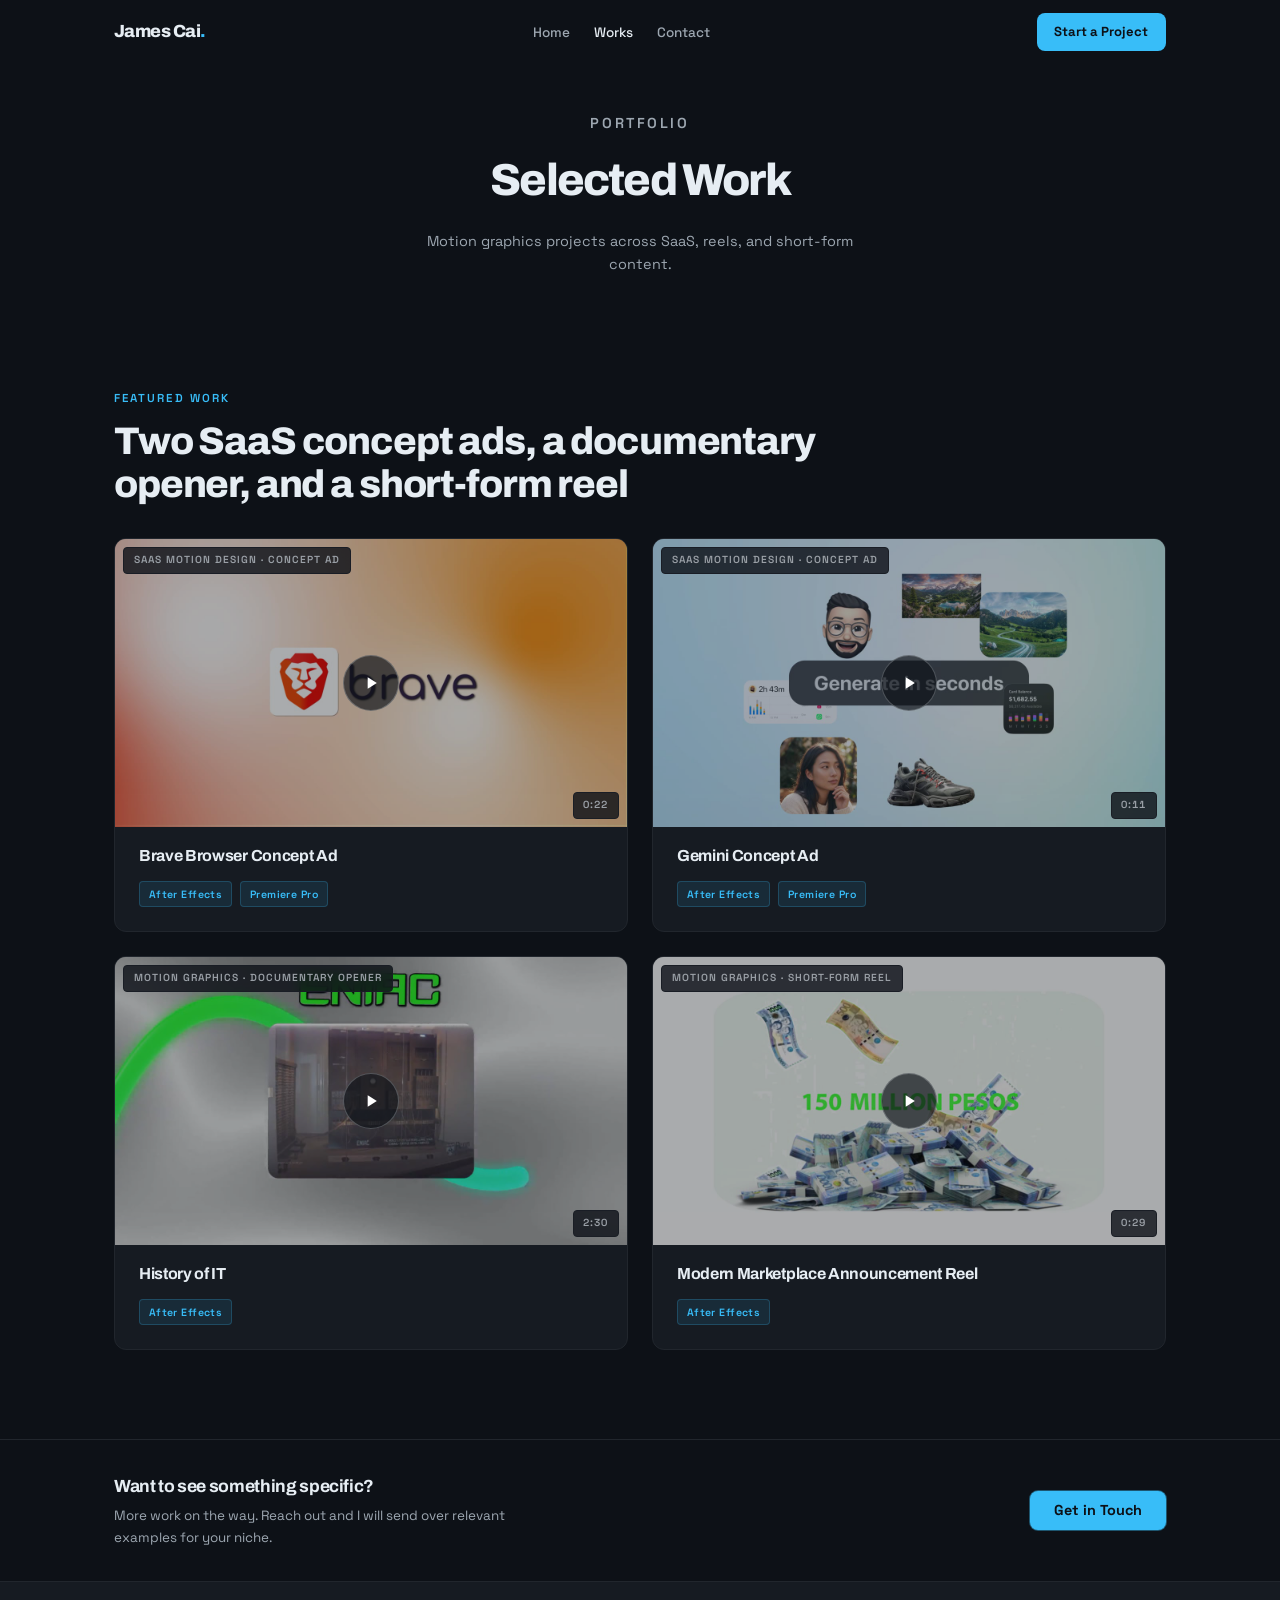
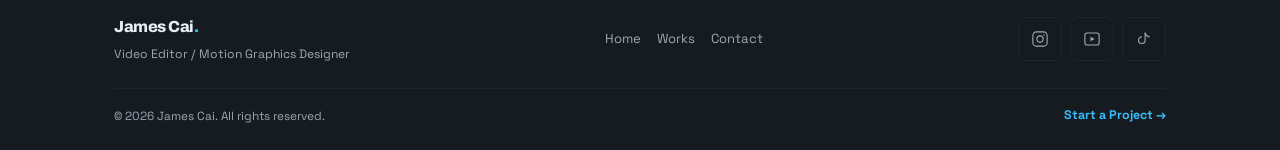
<file: works.html>
<!DOCTYPE html>
<html lang="en">
<head>
    <meta charset="UTF-8">
    <meta name="viewport" content="width=device-width, initial-scale=1.0">
    <title>Works · James Cai</title>
    <meta name="description" content="Motion graphics projects across SaaS, reels, and short-form content.">
    <!-- Canonical link goes here once the domain is live: <link rel="canonical" href="https://DOMAIN/works.html"> -->
    <meta property="og:title" content="Works · James Cai">
    <meta property="og:description" content="Motion graphics projects across SaaS, reels, and short-form content.">
    <meta property="og:type" content="website">
    <meta property="og:image" content="assets/img/brave-saas-ad.jpg">
    <link rel="icon" type="image/svg+xml" href="assets/img/favicon.svg">
    <link rel="stylesheet" href="style.css">
    <link rel="preconnect" href="https://fonts.googleapis.com">
    <link rel="preconnect" href="https://fonts.gstatic.com" crossorigin>
    <link href="https://fonts.googleapis.com/css2?family=Archivo:wght@400;500;600;700;800;900&family=Space+Grotesk:wght@300;400;500;600;700&display=swap" rel="stylesheet">
    <!-- Scroll reveal hides content only when JS can bring it back (.js .fade-up) -->
    <script>document.documentElement.classList.add('js');</script>
    <style>
    /* works-only card details (shared components live in style.css) */
    /* .section's bottom padding is zeroed so the only pre-CTA gap is
       .works-grid-page's own padding-bottom (V3 wrote it for a bare grid) */
    .works-section { padding-bottom: 0; }

    /* Cards carry no body copy, so the title needs the gap the <p> used to own */
    .works-grid-page .work-info h3 { margin-bottom: var(--space-3); }

    .work-length-badge {
        position: absolute;
        bottom: var(--space-2);
        right: var(--space-2);
        padding: 0.25rem 0.6rem;
        border: 1px solid var(--border);
        border-radius: var(--radius-sm);
        background: rgba(13, 17, 23, 0.8);
        backdrop-filter: blur(6px);
        font-size: 0.64rem;
        font-weight: 600;
        letter-spacing: 0.1em;
        font-variant-numeric: tabular-nums;
        color: var(--text);
    }
    </style>
</head>
<body>

    <header class="header" id="header">
        <div class="container">
            <div class="header-content">
                <a href="index.html" class="logo">James Cai<span class="logo-dot">.</span></a>
                <nav class="nav-menu" id="navMenu" aria-label="Main navigation">
                    <ul>
                        <li><a href="index.html">Home</a></li>
                        <li><a href="works.html" class="active" aria-current="page">Works</a></li>
                        <li><a href="contact.html">Contact</a></li>
                    </ul>
                </nav>
                <a href="contact.html" class="nav-cta">Start a Project</a>
                <button class="mobile-menu-btn" id="mobileBtn" aria-label="Toggle menu" aria-expanded="false" aria-controls="navMenu">
                    <span></span><span></span><span></span>
                </button>
            </div>
        </div>
    </header>

    <main>
    <!-- PAGE HERO -->
    <div class="page-hero fade-up">
        <div class="container">
            <p class="section-eyebrow">Portfolio</p>
            <h1>Selected Work</h1>
            <p>Motion graphics projects across SaaS, reels, and short-form content.</p>
        </div>
    </div>

    <!-- WORKS GRID -->
    <section class="section works-section">
        <div class="container">
            <div class="section-header fade-up">
                <p class="section-eyebrow">Featured Work</p>
                <h2 class="section-title">Two SaaS concept ads, a documentary opener, and a short-form reel</h2>
            </div>
            <div class="works-grid-page stagger">

                <article class="work-card fade-up">
                    <div class="work-media">
                        <video preload="none" poster="assets/img/brave-saas-ad.jpg" playsinline>
                            <source src="assets/video/brave-saas-ad.mp4" type="video/mp4">
                        </video>
                        <span class="work-tag-badge">SaaS Motion Design · Concept Ad</span>
                        <span class="work-length-badge">0:22</span>
                        <button class="play-btn" type="button" aria-pressed="false" aria-label="Play Brave Browser Concept Ad video">
                            <span class="play-btn-icon icon-play"><svg width="20" height="20" viewBox="0 0 24 24" fill="currentColor"><polygon points="8 5 19 12 8 19 8 5"/></svg></span>
                            <span class="play-btn-icon icon-pause"><svg width="20" height="20" viewBox="0 0 24 24" fill="currentColor"><rect x="7" y="5" width="3.5" height="14" rx="1"/><rect x="13.5" y="5" width="3.5" height="14" rx="1"/></svg></span>
                        </button>
                    </div>
                    <div class="work-info">
                        <h3>Brave Browser Concept Ad</h3>
                        <div class="work-tools">
                            <span>After Effects</span>
                            <span>Premiere Pro</span>
                        </div>
                    </div>
                </article>

                <article class="work-card fade-up">
                    <div class="work-media">
                        <video preload="none" poster="assets/img/gemini-saas-ad.jpg" playsinline>
                            <source src="assets/video/gemini-saas-ad.mp4" type="video/mp4">
                        </video>
                        <span class="work-tag-badge">SaaS Motion Design · Concept Ad</span>
                        <span class="work-length-badge">0:11</span>
                        <button class="play-btn" type="button" aria-pressed="false" aria-label="Play Gemini Concept Ad video">
                            <span class="play-btn-icon icon-play"><svg width="20" height="20" viewBox="0 0 24 24" fill="currentColor"><polygon points="8 5 19 12 8 19 8 5"/></svg></span>
                            <span class="play-btn-icon icon-pause"><svg width="20" height="20" viewBox="0 0 24 24" fill="currentColor"><rect x="7" y="5" width="3.5" height="14" rx="1"/><rect x="13.5" y="5" width="3.5" height="14" rx="1"/></svg></span>
                        </button>
                    </div>
                    <div class="work-info">
                        <h3>Gemini Concept Ad</h3>
                        <div class="work-tools">
                            <span>After Effects</span>
                            <span>Premiere Pro</span>
                        </div>
                    </div>
                </article>

                <article class="work-card fade-up">
                    <div class="work-media">
                        <video preload="none" poster="assets/img/history-of-it.jpg" playsinline>
                            <source src="assets/video/history-of-it.mp4" type="video/mp4">
                        </video>
                        <span class="work-tag-badge">Motion Graphics · Documentary Opener</span>
                        <span class="work-length-badge">2:30</span>
                        <button class="play-btn" type="button" aria-pressed="false" aria-label="Play History of IT video">
                            <span class="play-btn-icon icon-play"><svg width="20" height="20" viewBox="0 0 24 24" fill="currentColor"><polygon points="8 5 19 12 8 19 8 5"/></svg></span>
                            <span class="play-btn-icon icon-pause"><svg width="20" height="20" viewBox="0 0 24 24" fill="currentColor"><rect x="7" y="5" width="3.5" height="14" rx="1"/><rect x="13.5" y="5" width="3.5" height="14" rx="1"/></svg></span>
                        </button>
                    </div>
                    <div class="work-info">
                        <h3>History of IT</h3>
                        <div class="work-tools">
                            <span>After Effects</span>
                        </div>
                    </div>
                </article>

                <article class="work-card fade-up">
                    <div class="work-media">
                        <video preload="none" poster="assets/img/new-project-reel.jpg" playsinline>
                            <source src="assets/video/new-project-reel.mp4" type="video/mp4">
                        </video>
                        <span class="work-tag-badge">Motion Graphics · Short-Form Reel</span>
                        <span class="work-length-badge">0:29</span>
                        <button class="play-btn" type="button" aria-pressed="false" aria-label="Play Modern Marketplace Announcement Reel video">
                            <span class="play-btn-icon icon-play"><svg width="20" height="20" viewBox="0 0 24 24" fill="currentColor"><polygon points="8 5 19 12 8 19 8 5"/></svg></span>
                            <span class="play-btn-icon icon-pause"><svg width="20" height="20" viewBox="0 0 24 24" fill="currentColor"><rect x="7" y="5" width="3.5" height="14" rx="1"/><rect x="13.5" y="5" width="3.5" height="14" rx="1"/></svg></span>
                        </button>
                    </div>
                    <div class="work-info">
                        <h3>Modern Marketplace Announcement Reel</h3>
                        <div class="work-tools">
                            <span>After Effects</span>
                        </div>
                    </div>
                </article>

            </div>
        </div>
    </section>

    <!-- CTA STRIP -->
    <div class="works-cta-strip fade-up">
        <div class="container">
            <div class="works-cta-inner">
                <div>
                    <h3>Want to see something specific?</h3>
                    <p>More work on the way. Reach out and I will send over relevant examples for your niche.</p>
                </div>
                <a href="contact.html" class="btn btn-primary">Get in Touch</a>
            </div>
        </div>
    </div>
    </main>

    <!-- FOOTER -->
    <footer class="footer">
        <div class="container">
            <div class="footer-content">
                <div class="footer-left">
                    <span class="footer-logo">James Cai<span class="logo-dot">.</span></span>
                    <p>Video Editor / Motion Graphics Designer</p>
                </div>
                <nav class="footer-nav" aria-label="Footer navigation">
                    <a href="index.html">Home</a>
                    <a href="works.html">Works</a>
                    <a href="contact.html">Contact</a>
                </nav>
                <div class="footer-social">
                    <a href="https://instagram.com" aria-label="Instagram">
                        <svg width="18" height="18" viewBox="0 0 24 24" fill="none" stroke="currentColor" stroke-width="1.5"><rect x="2.5" y="2.5" width="19" height="19" rx="5"/><circle cx="12" cy="12" r="4.2"/><circle cx="17.3" cy="6.7" r="1" fill="currentColor" stroke="none"/></svg>
                    </a>
                    <a href="https://youtube.com" aria-label="YouTube">
                        <svg width="18" height="18" viewBox="0 0 24 24" fill="none" stroke="currentColor" stroke-width="1.5"><path d="M2.5 7a3 3 0 0 1 3-3h13a3 3 0 0 1 3 3v10a3 3 0 0 1-3 3h-13a3 3 0 0 1-3-3V7z"/><polygon points="10 9 15.5 12 10 15 10 9" fill="currentColor" stroke="none"/></svg>
                    </a>
                    <a href="https://tiktok.com" aria-label="TikTok">
                        <svg width="18" height="18" viewBox="0 0 24 24" fill="none" stroke="currentColor" stroke-width="1.5"><path d="M13.5 3.5v10.1a4.4 4.4 0 1 1-4.4-4.4"/><path d="M13.5 3.5c.4 3 2.9 5.3 6 5.6"/></svg>
                    </a>
                </div>
            </div>
            <div class="footer-bottom">
                <p>&copy; 2026 James Cai. All rights reserved.</p>
                <a href="contact.html" class="footer-cta">Start a Project →</a>
            </div>
        </div>
    </footer>

    <script>
    // Header scroll state
    const header = document.getElementById('header');
    window.addEventListener('scroll', () => header.classList.toggle('scrolled', window.scrollY > 40), { passive: true });

    // Mobile menu: open instantly, close with a short exit before the panel drops
    const mobileBtn = document.getElementById('mobileBtn');
    const navMenu   = document.getElementById('navMenu');
    let menuClosing = false;

    function openMenu() {
        navMenu.classList.remove('closing');
        navMenu.classList.add('active');
        mobileBtn.classList.add('active');
        mobileBtn.setAttribute('aria-expanded', 'true');
    }

    function closeMenu() {
        if (!navMenu.classList.contains('active') || menuClosing) return;
        menuClosing = true;
        mobileBtn.classList.remove('active');
        mobileBtn.setAttribute('aria-expanded', 'false');
        navMenu.classList.add('closing');
        setTimeout(() => {
            navMenu.classList.remove('active', 'closing');
            menuClosing = false;
        }, 160); // --dur-exit: keep in sync with the nav-close keyframe
    }

    mobileBtn.addEventListener('click', () => {
        if (menuClosing) return;
        navMenu.classList.contains('active') ? closeMenu() : openMenu();
    });
    navMenu.querySelectorAll('a').forEach(a => a.addEventListener('click', closeMenu));
    document.addEventListener('keydown', (e) => { if (e.key === 'Escape') closeMenu(); });

    // Scroll reveal (no video autoplay: works videos stay paused until played)
    const obs = new IntersectionObserver((entries) => {
        entries.forEach(e => { if (e.isIntersecting) e.target.classList.add('visible'); });
    }, { threshold: 0.08, rootMargin: '0px 0px -40px 0px' });
    document.querySelectorAll('.fade-up').forEach(el => obs.observe(el));
    setTimeout(() => {
        document.querySelectorAll('.fade-up').forEach(el => {
            if (el.getBoundingClientRect().top < window.innerHeight - 40) el.classList.add('visible');
        });
    }, 80);

    // Works videos: the play button toggles playback, one at a time.
    // While a video plays, its badges and the button hide (keyboard focus
    // brings the button back so keyboard users keep a visible control).
    document.querySelectorAll('.works-grid-page .work-media').forEach((media) => {
        const video  = media.querySelector('video');
        const btn    = media.querySelector('.play-btn');
        const card   = media.closest('.work-card');
        const title  = card.querySelector('h3').textContent;
        const setPlaying = (playing) => {
            btn.classList.toggle('playing', playing);
            btn.setAttribute('aria-pressed', String(playing));
            btn.setAttribute('aria-label', (playing ? 'Pause ' : 'Play ') + title + ' video');
            card.classList.toggle('is-playing', playing);
        };
        btn.addEventListener('click', () => {
            if (video.paused) {
                document.querySelectorAll('.works-grid-page video').forEach((v) => {
                    if (v !== video) {
                        v.pause();
                        v.closest('.work-media').classList.remove('video-loading'); // paused while still buffering: never reaches 'playing'
                    }
                });
                media.classList.add('video-loading');
                video.play().catch(() => media.classList.remove('video-loading'));
            } else {
                media.classList.remove('video-loading'); // second click while still buffering
                video.pause();
            }
        });
        video.addEventListener('playing', () => { media.classList.remove('video-loading'); setPlaying(true); });
        video.addEventListener('pause',  () => { media.classList.remove('video-loading'); setPlaying(false); });
        video.addEventListener('ended',  () => setPlaying(false));
    });
    </script>
</body>
</html>
</file>
<file: style.css>
/* ============================================================
   JAMES - PORTFOLIO V4 SHARED STYLESHEET
   Dark navy + sky accent | Archivo (headings) + Space Grotesk (body)
   Fonts are linked in each page's HTML (Google Fonts). No @import,
   no external URLs here. Icons are inline SVG in the HTML.
   ============================================================ */

/* ------------------------------------------------------------
   1. DESIGN TOKENS
   ------------------------------------------------------------ */
:root {
    /* Surfaces */
    --bg: #0D1117;
    --surface: #161B22;
    --surface-2: #1B222C;           /* hover / elevated */
    --border: #21262D;
    --border-strong: #30363D;

    /* Text (all pairs AA-checked against --bg and --surface) */
    --text: #E6EDF3;
    --text-muted: #9DA7B1;          /* 7.75:1 on bg, 7.08:1 on surface (rule 10) */

    /* Accent */
    --accent: #38BDF8;
    --accent-hover: #7DD3FC;        /* lightened for hover fills on dark */
    --accent-soft: rgba(56, 189, 248, 0.10);
    --accent-border: rgba(56, 189, 248, 0.22);

    /* Status */
    --success: #4ADE80;

    /* Type */
    --font-heading: 'Archivo', 'Segoe UI', sans-serif;
    --font-body: 'Space Grotesk', 'Segoe UI', sans-serif;

    /* Layout */
    --container: 1100px;
    --section-pad: 5.5rem;
    --header-h: 64px;

    /* Radii: inner radius = outer minus its padding */
    --radius-lg: 12px;              /* cards, panels, form box */
    --radius-md: 8px;               /* buttons, inputs (12 - 4 inset) */
    --radius-sm: 4px;               /* chips, badges (12 - 8 inset) */

    /* Spacing scale */
    --space-1: 4px;
    --space-2: 8px;
    --space-3: 12px;
    --space-4: 16px;
    --space-5: 24px;
    --space-6: 32px;
    --space-7: 48px;
    --space-8: 64px;

    /* Motion: ease-out entrances, ease-in-out moves, no bounce */
    --ease-out: cubic-bezier(0.22, 0.61, 0.36, 1);
    --ease-in-out: cubic-bezier(0.4, 0, 0.2, 1);
    --dur-fast: 150ms;              /* hover color/border */
    --dur-ui: 200ms;                /* dropdowns, accordions (150-250ms band) */
    --dur-exit: 160ms;              /* exits 20% shorter than entrances */
    --dur-reveal: 500ms;            /* scroll reveals */
}

/* ------------------------------------------------------------
   2. RESET + BASE
   ------------------------------------------------------------ */
*,
*::before,
*::after {
    margin: 0;
    padding: 0;
    box-sizing: border-box;
}

html {
    scroll-behavior: smooth;
}

/* Keyboard focus must land where the user can see it: a smooth scroll leaves the
   focused control off-screen for hundreds of ms, so keyboard scrolling jumps
   straight there while mouse-initiated anchor scrolling stays smooth. */
html:has(:focus-visible) {
    scroll-behavior: auto;
}

body {
    font-family: var(--font-body);
    background: var(--bg);
    color: var(--text);
    line-height: 1.65;
    -webkit-font-smoothing: antialiased;
    overflow-x: hidden;
}

a {
    text-decoration: none;
    color: inherit;
}

img,
video,
iframe {
    max-width: 100%;
    display: block;
}

ul {
    list-style: none;
}

button {
    background: none;
    border: none;
    cursor: pointer;
    font-family: inherit;
    color: inherit;
}

/* Focus: one consistent accent ring on everything interactive */
:focus-visible {
    outline: 2px solid var(--accent);
    outline-offset: 2px;
    border-radius: var(--radius-sm);
}

::selection {
    background: rgba(56, 189, 248, 0.28);
    color: var(--text);
}

/* Cheap scrollbar styling (WebKit only, best effort) */
::-webkit-scrollbar {
    width: 10px;
}
::-webkit-scrollbar-track {
    background: var(--bg);
}
::-webkit-scrollbar-thumb {
    background: var(--border-strong);
    border-radius: 5px;
}
::-webkit-scrollbar-thumb:hover {
    background: #3D444D;
}

/* ------------------------------------------------------------
   3. LAYOUT PRIMITIVES
   ------------------------------------------------------------ */
.container {
    width: 100%;
    max-width: var(--container);
    margin-inline: auto;
    padding-inline: var(--space-5);
}

.section {
    padding-block: var(--section-pad);
}

.section-eyebrow {
    display: block;
    font-size: 0.72rem;
    font-weight: 600;
    letter-spacing: 0.18em;
    text-transform: uppercase;
    color: var(--accent);
    margin-bottom: var(--space-3);
}

.section-title {
    font-family: var(--font-heading);
    font-size: clamp(1.75rem, 3.5vw, 2.4rem);
    font-weight: 800;
    line-height: 1.12;
    letter-spacing: -0.03em;
    color: var(--text);
    text-wrap: balance;
}

/* Section header wrapper: eyebrow + title, spaced off the section body */
.section-header {
    margin-bottom: var(--space-6);
}

/* Scroll reveal (IntersectionObserver toggles .visible).
   The hidden state lives under .js, which the page sets with an inline script:
   without JS the copy stays visible instead of being stuck at opacity 0. */
.js .fade-up {
    opacity: 0;
    transform: translateY(20px);
    transition:
        opacity var(--dur-reveal) var(--ease-out),
        transform var(--dur-reveal) var(--ease-out);
    transition-delay: var(--reveal-delay, 0ms);
    will-change: opacity, transform;
}

.fade-up.visible {
    opacity: 1;
    transform: translateY(0);
}

/* A keyboard user tabbing into a card must see the focus ring at once, so a
   focused reveal block shows immediately instead of waiting for the observer. */
.js .fade-up:focus-within {
    opacity: 1;
    transform: none;
    transition: none;
}

/* Stagger children by 30ms (rule 25); pages opt in with .stagger */
.stagger > .fade-up:nth-child(2) { transition-delay: 30ms; }
.stagger > .fade-up:nth-child(3) { transition-delay: 60ms; }
.stagger > .fade-up:nth-child(4) { transition-delay: 90ms; }
.stagger > .fade-up:nth-child(5) { transition-delay: 120ms; }
.stagger > .fade-up:nth-child(6) { transition-delay: 150ms; }
.stagger > .fade-up:nth-child(7) { transition-delay: 180ms; }
.stagger > .fade-up:nth-child(8) { transition-delay: 210ms; }

/* ------------------------------------------------------------
   4. BUTTONS (CTA is the strongest visual: rule 18)
   ------------------------------------------------------------ */
.btn {
    display: inline-flex;
    align-items: center;
    justify-content: center;
    gap: var(--space-2);
    padding: 0.75rem 1.5rem;
    border-radius: var(--radius-md);
    font-family: var(--font-body);
    font-size: 0.9rem;
    font-weight: 600;
    line-height: 1;
    white-space: nowrap;
    cursor: pointer;
    transition:
        background-color var(--dur-fast) var(--ease-out),
        border-color var(--dur-fast) var(--ease-out),
        color var(--dur-fast) var(--ease-out),
        box-shadow var(--dur-fast) var(--ease-out),
        transform var(--dur-fast) var(--ease-out);
}

.btn:active {
    transform: scale(0.97);         /* press feedback, rule 27 */
}

.btn-primary {
    background: var(--accent);
    color: var(--bg);               /* 8.83:1 on the accent fill */
    font-weight: 700;
    box-shadow: 0 0 0 1px rgba(56, 189, 248, 0.4);
}

.btn-primary:hover {
    background: var(--accent-hover);
    box-shadow: 0 4px 18px rgba(56, 189, 248, 0.28);
    transform: translateY(-1px);
}

.btn-primary:active {
    transform: scale(0.97);
    box-shadow: none;
}

.btn-ghost {
    background: transparent;
    color: var(--text);
    border: 1.5px solid var(--border-strong);
}

.btn-ghost:hover {
    border-color: var(--accent);
    color: var(--accent);
}

/* ------------------------------------------------------------
   5. HEADER / NAV
   ------------------------------------------------------------ */
.header {
    position: fixed;
    top: 0;
    left: 0;
    width: 100%;
    z-index: 1000;
    border-bottom: 1px solid transparent;
    transition:
        background-color var(--dur-ui) var(--ease-out),
        border-color var(--dur-ui) var(--ease-out);
}

.header.scrolled {
    background: rgba(13, 17, 23, 0.92);
    backdrop-filter: blur(12px);
    -webkit-backdrop-filter: blur(12px);
    border-bottom-color: var(--border);
}

.header-content {
    display: flex;
    align-items: center;
    justify-content: space-between;
    gap: var(--space-5);
    height: var(--header-h);
}

.logo {
    font-family: var(--font-heading);
    font-size: 1.1rem;
    font-weight: 800;
    letter-spacing: -0.03em;
    color: var(--text);
}

.logo-dot {
    color: var(--accent);
}

.nav-menu ul {
    display: flex;
    align-items: center;
    gap: var(--space-5);
}

.nav-menu a {
    font-size: 0.85rem;
    font-weight: 500;
    color: var(--text-muted);       /* 6.17:1 on bg */
    transition: color var(--dur-fast) var(--ease-out);
}

.nav-menu a:hover,
.nav-menu a.active {
    color: var(--text);
}

.nav-cta {
    padding: 0.5rem 1.1rem;
    border-radius: var(--radius-md);
    background: var(--accent);
    color: var(--bg);
    font-size: 0.82rem;
    font-weight: 700;
    transition:
        background-color var(--dur-fast) var(--ease-out),
        transform var(--dur-fast) var(--ease-out);
}

.nav-cta:hover {
    background: var(--accent-hover);
}

.nav-cta:active {
    transform: scale(0.97);
}

/* Hamburger */
.mobile-menu-btn {
    display: none;
    flex-direction: column;
    justify-content: center;
    gap: 5px;
    width: 44px;                    /* touch target */
    height: 44px;
    padding: 10px;
}

.mobile-menu-btn span {
    display: block;
    width: 22px;
    height: 2px;
    border-radius: 2px;
    background: var(--text);
    transition: transform var(--dur-ui) var(--ease-in-out), opacity var(--dur-fast) var(--ease-out);
}

.mobile-menu-btn.active span:nth-child(1) {
    transform: translateY(7px) rotate(45deg);
}

.mobile-menu-btn.active span:nth-child(2) {
    opacity: 0;
}

.mobile-menu-btn.active span:nth-child(3) {
    transform: translateY(-7px) rotate(-45deg);
}

/* ------------------------------------------------------------
   6. HERO (home)
   ------------------------------------------------------------ */
.hero {
    position: relative;
    display: flex;
    align-items: center;
    min-height: 88vh;
    padding: calc(var(--header-h) + var(--space-8)) 0 var(--space-7);
    overflow: hidden;
}

/* Static grid texture: cheap, no animation */
.hero-grid-overlay {
    position: absolute;
    inset: 0;
    pointer-events: none;
    background-image:
        linear-gradient(rgba(56, 189, 248, 0.035) 1px, transparent 1px),
        linear-gradient(90deg, rgba(56, 189, 248, 0.035) 1px, transparent 1px);
    background-size: 56px 56px;
    mask-image: radial-gradient(ellipse 75% 55% at 50% 40%, black 20%, transparent 100%);
    -webkit-mask-image: radial-gradient(ellipse 75% 55% at 50% 40%, black 20%, transparent 100%);
}

.availability-badge {
    display: inline-flex;
    align-items: center;
    gap: 0.5rem;
    width: fit-content;
    padding: 0.35rem 0.9rem;
    border: 1px solid var(--accent-border);
    border-radius: 100px;
    background: var(--accent-soft);
    font-size: 0.76rem;
    font-weight: 600;
    color: var(--accent);
    margin-bottom: var(--space-5);
}

.avail-dot {
    width: 7px;
    height: 7px;
    border-radius: 50%;
    background: var(--success);
    animation: avail-pulse 2.4s var(--ease-in-out) infinite;
}

@keyframes avail-pulse {
    0%, 100% { box-shadow: 0 0 0 0 rgba(74, 222, 128, 0.45); }
    50%      { box-shadow: 0 0 0 5px rgba(74, 222, 128, 0.12); }
}

.hero-headline {
    font-family: var(--font-heading);
    font-size: clamp(2.4rem, 5.5vw, 3.75rem);
    font-weight: 900;
    line-height: 1.06;
    letter-spacing: -0.04em;
    color: var(--text);
    max-width: 700px;
    margin-bottom: var(--space-4);
    text-wrap: balance;
}

.hero-accent {
    color: var(--accent);
}

.hero-sub {
    font-size: 1rem;
    line-height: 1.7;
    color: var(--text-muted);
    max-width: 500px;
    margin-bottom: var(--space-6);
}

.hero-actions {
    display: flex;
    flex-wrap: wrap;
    gap: var(--space-3);
    margin-bottom: var(--space-7);
}

.hero-stats {
    display: flex;
    align-items: center;
    flex-wrap: wrap;
    gap: var(--space-5);
    width: fit-content;
    padding-top: var(--space-4);
    border-top: 1px solid var(--border);
}

.stat {
    display: flex;
    flex-direction: column;
    gap: var(--space-1);
}

.stat-num {
    font-family: var(--font-heading);
    font-size: 1.5rem;
    font-weight: 800;
    line-height: 1;
    color: var(--text);
    font-variant-numeric: tabular-nums;   /* rule 17 */
}

.stat-label {
    font-size: 0.7rem;
    font-weight: 500;
    letter-spacing: 0.05em;
    color: var(--text-muted);
}

.stat-divider {
    width: 1px;
    height: 28px;
    background: var(--border);
}

/* ------------------------------------------------------------
   7. MARQUEE
   ------------------------------------------------------------ */
.marquee-section {
    display: flex;
    align-items: center;
    gap: var(--space-5);
    padding: var(--space-3) 0;
    border-top: 1px solid var(--border);
    border-bottom: 1px solid var(--border);
    overflow: hidden;
}

.marquee-label {
    flex-shrink: 0;
    padding-left: var(--space-4);
    font-size: 0.68rem;
    font-weight: 600;
    letter-spacing: 0.14em;
    text-transform: uppercase;
    color: var(--text-muted);
    white-space: nowrap;
}

.marquee-track {
    flex: 1;
    overflow: hidden;
    mask-image: linear-gradient(90deg, transparent, black 6%, black 94%, transparent);
    -webkit-mask-image: linear-gradient(90deg, transparent, black 6%, black 94%, transparent);
}

/* Track content is duplicated in the HTML; translate -50% loops it seamlessly */
.marquee-inner {
    display: flex;
    gap: var(--space-4);
    width: max-content;
    animation: marquee-scroll 36s linear infinite;
}

.marquee-inner span {
    font-size: 0.78rem;
    font-weight: 600;
    color: var(--text-muted);
    white-space: nowrap;
}

@keyframes marquee-scroll {
    from { transform: translateX(0); }
    to   { transform: translateX(-50%); }
}

/* ------------------------------------------------------------
   8. WORK / VIDEO CARDS
   ------------------------------------------------------------ */
.work-card {
    position: relative;
    background: var(--surface);
    border: 1px solid var(--border);
    border-radius: var(--radius-lg);
    overflow: hidden;
    transition:
        border-color var(--dur-fast) var(--ease-out),
        transform var(--dur-fast) var(--ease-out);
}

.work-card:hover {
    border-color: var(--border-strong);
    transform: translateY(-2px);
}

.work-media {
    position: relative;
    width: 100%;
    aspect-ratio: 16 / 9;           /* default */
    background: var(--bg);
    overflow: hidden;
}

/* Optional ratios via data-ratio on the card or the media itself.
   Vertical caps belong on the CARD so poster and card narrow together. */
[data-ratio="9-16"] .work-media,
.work-media[data-ratio="9-16"] {
    aspect-ratio: 9 / 16;
}

/* Cap the whole card, never the media area inside it */
.work-card[data-ratio="9-16"] {
    max-width: 480px;
    margin-inline: auto;
}

[data-ratio="1-1"] .work-media,
.work-media[data-ratio="1-1"] {
    aspect-ratio: 1 / 1;
}

[data-ratio="4-5"] .work-media,
.work-media[data-ratio="4-5"] {
    aspect-ratio: 4 / 5;
}

.work-media img,
.work-media video {
    width: 100%;
    height: 100%;
    object-fit: cover;
    transition: transform var(--dur-reveal) var(--ease-out);
}

.work-card:hover .work-media img,
.work-card:hover .work-media video {
    transform: scale(1.03);
}

/* Poster loading state: cheap shimmer, no spinner element needed */
.work-media.video-loading::after {
    content: '';
    position: absolute;
    inset: 0;
    background: linear-gradient(
        100deg,
        var(--surface) 40%,
        var(--surface-2) 50%,
        var(--surface) 60%
    );
    background-size: 200% 100%;
    animation: shimmer 1.4s linear infinite;
    pointer-events: none;   /* the shimmer must not swallow the play/cancel click */
}

@keyframes shimmer {
    from { background-position: 200% 0; }
    to   { background-position: -200% 0; }
}

/* Play: a real button so keyboard users can reach it */
.play-btn {
    position: absolute;
    inset: 0;
    display: flex;
    align-items: center;
    justify-content: center;
    background: rgba(13, 17, 23, 0.35);
    transition:
        background-color var(--dur-fast) var(--ease-out),
        opacity var(--dur-fast) var(--ease-out);
}

.play-btn .play-btn-icon {
    display: flex;
    align-items: center;
    justify-content: center;
    width: 56px;
    height: 56px;
    border-radius: 50%;
    background: rgba(13, 17, 23, 0.65);
    border: 1px solid rgba(230, 237, 243, 0.25);
    color: #FFFFFF;
    transition:
        transform var(--dur-fast) var(--ease-out),
        background-color var(--dur-fast) var(--ease-out);
}

.play-btn:hover {
    background: rgba(13, 17, 23, 0.2);
}

.play-btn:hover .play-btn-icon {
    background: var(--accent);
    border-color: var(--accent);
    color: var(--bg);
    transform: scale(1.05);
}

.play-btn:active .play-btn-icon {
    transform: scale(0.97);
}

/* Keyboard focus ring stays visible over video (never outline:none) */
.play-btn:focus-visible {
    outline: 2px solid var(--accent);
    outline-offset: -2px;
}

/* Playing state: icon swaps to pause, scrim drops so playback isn't dimmed.
   Icon spans live in the HTML: <span class="play-btn-icon icon-play"> and
   <span class="play-btn-icon icon-pause">. */
.play-btn .icon-pause { display: none; }
.play-btn.playing .icon-play { display: none; }
.play-btn.playing .icon-pause { display: flex; }
.play-btn.playing { background: transparent; }
.play-btn.playing:hover { background: rgba(13, 17, 23, 0.25); }

/* Videos are direct play/pause surfaces: no button chrome. The video itself
   is focusable and toggles playback on click or Enter/Space. */
.work-media video {
    cursor: pointer;
}

.work-media video:focus-visible {
    outline: 2px solid var(--accent);
    outline-offset: -2px;
}

/* Badges fade with playback state */
.work-tag-badge,
.work-length-badge {
    transition: opacity var(--dur-fast) var(--ease-out), visibility 0s;
}

/* While a video plays, its badges hide */
.work-card.is-playing .work-tag-badge,
.work-card.is-playing .work-length-badge {
    opacity: 0;
    visibility: hidden;
    transition: opacity var(--dur-fast) var(--ease-out), visibility 0s var(--dur-fast);
}

/* The play/pause button fades out too while playing; keyboard focus brings
   it back so keyboard users keep a visible control */
.work-card.is-playing .play-btn {
    opacity: 0;
}

.work-card.is-playing .play-btn:focus-visible {
    opacity: 1;
}

.work-tag-badge {
    position: absolute;
    top: var(--space-2);
    left: var(--space-2);
    padding: 0.25rem 0.6rem;
    border: 1px solid var(--border);
    border-radius: var(--radius-sm);
    background: rgba(13, 17, 23, 0.8);
    backdrop-filter: blur(6px);
    font-size: 0.64rem;
    font-weight: 600;
    letter-spacing: 0.1em;
    text-transform: uppercase;
    color: var(--text);             /* needs AA over video: bright on dark scrim */
}

.work-info {
    padding: var(--space-4) var(--space-5) var(--space-5);
}

.work-info h3 {
    font-family: var(--font-heading);
    font-size: 1rem;
    font-weight: 700;
    letter-spacing: -0.02em;
    color: var(--text);
    margin-bottom: var(--space-1);
}

.work-info p {
    font-size: 0.82rem;
    line-height: 1.55;
    color: var(--text-muted);
    margin-bottom: var(--space-3);
}

.work-tools {
    display: flex;
    flex-wrap: wrap;
    gap: var(--space-2);
}

.work-tools span {
    padding: 0.2rem 0.55rem;
    border: 1px solid var(--accent-border);
    border-radius: var(--radius-sm);
    background: var(--accent-soft);
    font-size: 0.66rem;
    font-weight: 600;
    letter-spacing: 0.04em;
    color: var(--accent);
}

/* ------------------------------------------------------------
   9. ACCORDIONS (process + FAQ)
   grid-template-rows transition: no max-height clipping caps
   ------------------------------------------------------------ */
.process-item,
.faq-item {
    background: var(--surface);
    border: 1px solid var(--border);
    border-radius: var(--radius-lg);
    overflow: hidden;
    transition: border-color var(--dur-fast) var(--ease-out);
}

.process-item.active,
.faq-item.open,
.process-item:hover,
.faq-item:hover {
    border-color: var(--border-strong);
}

.process-item.active,
.faq-item.open {
    border-color: var(--accent-border);
}

.process-trigger,
.faq-q {
    width: 100%;
    display: flex;
    align-items: center;
    justify-content: space-between;
    gap: var(--space-3);
    padding: var(--space-4) var(--space-5);
    text-align: left;
    transition: color var(--dur-fast) var(--ease-out);
}

.process-step-num {
    flex-shrink: 0;
    width: 1.6rem;
    font-family: var(--font-heading);
    font-size: 0.72rem;
    font-weight: 700;
    letter-spacing: 0.1em;
    color: var(--text-muted);
    transition: color var(--dur-fast) var(--ease-out);
}

.process-item.active .process-step-num {
    color: var(--accent);
}

.process-trigger h3,
.faq-q h3 {
    font-family: var(--font-heading);
    font-size: 0.92rem;
    font-weight: 700;
    letter-spacing: -0.01em;
    color: var(--text);
}

.process-chevron,
.faq-icon {
    flex-shrink: 0;
    color: var(--text-muted);
    transition: transform var(--dur-ui) var(--ease-in-out), color var(--dur-fast) var(--ease-out);
}

.process-item.active .process-chevron,
.faq-item.open .faq-icon {
    transform: rotate(180deg);
    color: var(--accent);
}

/* Collapsible body: 0fr -> 1fr grid transition, 200ms.
   Markup contract: <div class="process-body"><div>content</div></div>
   and <div class="faq-a"><div>content</div></div> - the inner div is
   required for the grid-rows transition to collapse. */
.process-body,
.faq-a {
    display: grid;
    grid-template-rows: 0fr;
    transition: grid-template-rows var(--dur-ui) var(--ease-out);
}

.process-item.active .process-body,
.faq-item.open .faq-a {
    grid-template-rows: 1fr;
}

/* Inner wrapper required: see markup contract above */
.process-body > div,
.faq-a > div {
    min-height: 0;
    overflow: hidden;
}

.process-body p,
.faq-a p {
    padding: 0 var(--space-5) var(--space-4);
    font-size: 0.85rem;
    line-height: 1.65;
    color: var(--text-muted);
}

.process-body p {
    padding-left: calc(var(--space-5) + 1.6rem);   /* aligns under the title, past the step number */
}

/* Side panel (process section) */
.process-panel {
    position: sticky;
    top: calc(var(--header-h) + var(--space-5));
    display: flex;
    flex-direction: column;
    justify-content: center;
    min-height: 280px;
    padding: var(--space-6);
    background: var(--surface);
    border: 1px solid var(--accent-border);
    border-radius: var(--radius-lg);
}

.panel-eyebrow {
    font-size: 0.68rem;
    font-weight: 600;
    letter-spacing: 0.16em;
    text-transform: uppercase;
    color: var(--accent);
    margin-bottom: var(--space-3);
}

.panel-title {
    font-family: var(--font-heading);
    font-size: 1.2rem;
    font-weight: 800;
    line-height: 1.25;
    letter-spacing: -0.03em;
    color: var(--text);
    margin-bottom: var(--space-3);
}

.panel-desc {
    font-size: 0.85rem;
    line-height: 1.65;
    color: var(--text-muted);
    margin-bottom: var(--space-4);
}

.panel-detail {
    display: flex;
    align-items: flex-start;
    gap: var(--space-2);
    font-size: 0.8rem;
    line-height: 1.5;
    color: var(--text-muted);
    margin-bottom: var(--space-2);
}

.panel-detail svg {
    flex-shrink: 0;
    margin-top: 0.15rem;            /* optical alignment with first text line */
    color: var(--accent);
}

/* ------------------------------------------------------------
   10. FORMS
   ------------------------------------------------------------ */
.form-group {
    margin-bottom: var(--space-4);
}

.form-group label {
    display: block;
    font-size: 0.74rem;
    font-weight: 600;
    letter-spacing: 0.06em;
    text-transform: uppercase;
    color: var(--text-muted);
    margin-bottom: var(--space-2);
}

.form-group input,
.form-group select,
.form-group textarea {
    width: 100%;
    padding: 0.7rem 0.9rem;
    background: var(--bg);
    border: 1.5px solid var(--border);
    border-radius: var(--radius-md);
    font-family: var(--font-body);
    font-size: 0.88rem;
    color: var(--text);
    resize: none;
    transition:
        border-color var(--dur-fast) var(--ease-out),
        box-shadow var(--dur-fast) var(--ease-out);
}

/* Select: native arrow removed, chevron drawn inline and aligned with the
   field's text padding so it never sits against the border */
.form-group select {
    appearance: none;
    -webkit-appearance: none;
    padding-right: 2.75rem;
    background-image: url("data:image/svg+xml;charset=utf-8,%3Csvg xmlns='http://www.w3.org/2000/svg' width='14' height='14' viewBox='0 0 24 24' fill='none' stroke='%239DA7B1' stroke-width='2' stroke-linecap='round' stroke-linejoin='round'%3E%3Cpolyline points='6 9 12 15 18 9'/%3E%3C/svg%3E");
    background-repeat: no-repeat;
    background-position: right 0.9rem center;
    color-scheme: dark;
}

.form-group input::placeholder,
.form-group textarea::placeholder {
    color: var(--text-muted);
}

/* Keyboard focus: accent border + soft ring (never outline:none) */
.form-group input:focus-visible,
.form-group select:focus-visible,
.form-group textarea:focus-visible {
    border-color: var(--accent);
    box-shadow: 0 0 0 3px var(--accent-soft);
    outline: none;
}

/* Dark-friendly autofill (Chrome fills with white unless overridden) */
.form-group input:-webkit-autofill,
.form-group input:-webkit-autofill:hover,
.form-group input:-webkit-autofill:focus,
.form-group textarea:-webkit-autofill,
.form-group textarea:-webkit-autofill:hover,
.form-group textarea:-webkit-autofill:focus {
    -webkit-text-fill-color: var(--text);
    -webkit-box-shadow: 0 0 0 1000px var(--bg) inset;
    caret-color: var(--text);
    transition: background-color 9999s ease-out;
}

.form-group select option {
    background: var(--surface);
    color: var(--text);
}

.form-group textarea {
    min-height: 120px;
}

.form-submit {
    width: 100%;
    padding: 0.8rem;
    border-radius: var(--radius-md);
    background: var(--accent);
    color: var(--bg);
    font-family: var(--font-body);
    font-size: 0.9rem;
    font-weight: 700;
    cursor: pointer;
    transition:
        background-color var(--dur-fast) var(--ease-out),
        opacity var(--dur-fast) var(--ease-out),
        transform var(--dur-fast) var(--ease-out);
}

.form-submit:hover {
    background: var(--accent-hover);
}

.form-submit:active {
    transform: scale(0.97);
}

.form-submit:disabled {
    opacity: 0.6;
    cursor: not-allowed;
    transform: none;
}

.form-submit.loading {
    color: transparent;             /* label hidden while the spinner shows */
    position: relative;
}

.form-submit.loading::after {
    content: '';
    position: absolute;
    top: 50%;
    left: 50%;
    width: 18px;
    height: 18px;
    margin: -9px 0 0 -9px;
    border: 2px solid rgba(13, 17, 23, 0.35);
    border-top-color: var(--bg);
    border-radius: 50%;
    animation: spin 0.7s linear infinite;
}

@keyframes spin {
    to { transform: rotate(360deg); }
}

.form-success {
    display: none;
    padding: var(--space-3) var(--space-4);
    border: 1px solid rgba(74, 222, 128, 0.25);
    border-radius: var(--radius-md);
    background: rgba(74, 222, 128, 0.08);
    color: var(--success);
    font-size: 0.84rem;
    font-weight: 600;
    text-align: center;
}

.form-success.show {
    display: block;
    animation: success-pulse 0.6s var(--ease-out);   /* rule 35: pulse to confirm success */
}

@keyframes success-pulse {
    0%  { transform: scale(0.98); }
    55% { transform: scale(1.01); }
    100% { transform: scale(1); }
}

/* ------------------------------------------------------------
   11. CAL.COM EMBED
   ------------------------------------------------------------ */
.book-call-toggle {
    width: 100%;
    display: flex;
    align-items: center;
    justify-content: space-between;
    gap: var(--space-3);
    padding: 0.75rem 0.9rem;
    margin-top: var(--space-2);
    border: 1.5px solid var(--border-strong);
    border-radius: var(--radius-md);
    background: transparent;
    color: var(--text-muted);
    font-size: 0.84rem;
    font-weight: 600;
    transition:
        border-color var(--dur-fast) var(--ease-out),
        color var(--dur-fast) var(--ease-out);
}

.book-call-toggle:hover,
.book-call-toggle.open {
    border-color: var(--accent);
    color: var(--accent);
}

.book-call-toggle svg {
    flex-shrink: 0;
    transition: transform var(--dur-ui) var(--ease-in-out);
}

.book-call-toggle.open svg {
    transform: rotate(180deg);
}

/* Cal embed: 0fr -> 1fr grid transition, 200ms.
   Markup contract: <div class="cal-embed-wrap"><div><iframe ...></iframe></div></div>
   the inner div is required for the grid-rows transition to collapse. */
.cal-embed-wrap {
    display: grid;
    grid-template-rows: 0fr;
    transition: grid-template-rows var(--dur-ui) var(--ease-out);
}

.cal-embed-wrap.open {
    grid-template-rows: 1fr;
}

/* Inner wrapper required: see markup contract above */
.cal-embed-wrap > div {
    min-height: 0;
    overflow: hidden;
}

.cal-embed-wrap iframe {
    width: 100%;
    height: 700px;
    margin-top: var(--space-3);
    border: 1px solid var(--border);
    border-radius: var(--radius-md);
    background: var(--bg);
    color-scheme: light;
}

/* ------------------------------------------------------------
   12. CONTACT PAGE
   ------------------------------------------------------------ */
.contact-page-wrap {
    display: grid;
    grid-template-columns: 1fr 1fr;
    gap: var(--space-8);
    align-items: start;
    padding-block: calc(var(--header-h) + var(--space-7)) var(--section-pad);
}

.contact-left h1 {
    font-family: var(--font-heading);
    font-size: clamp(1.9rem, 3.5vw, 2.6rem);
    font-weight: 800;
    line-height: 1.12;
    letter-spacing: -0.04em;
    color: var(--text);
    margin-bottom: var(--space-3);
}

.contact-left > p {
    font-size: 0.9rem;
    line-height: 1.7;
    color: var(--text-muted);
    margin-bottom: var(--space-5);
}

.contact-detail {
    display: flex;
    align-items: center;
    gap: var(--space-2);
    font-size: 0.85rem;
    color: var(--text-muted);
    margin-bottom: var(--space-2);
}

.contact-detail svg {
    flex-shrink: 0;
    color: var(--accent);
}

.contact-detail a {
    color: var(--text);
    transition: color var(--dur-fast) var(--ease-out);
}

.contact-detail a:hover {
    color: var(--accent);
}

.contact-socials {
    display: flex;
    gap: var(--space-2);
    margin-top: var(--space-5);
}

.contact-socials a,
.footer-social a {
    display: flex;
    align-items: center;
    justify-content: center;
    width: 44px;                    /* touch-sized */
    height: 44px;
    border: 1px solid var(--border);
    border-radius: var(--radius-md);
    background: var(--surface);
    color: var(--text-muted);
    transition:
        color var(--dur-fast) var(--ease-out),
        border-color var(--dur-fast) var(--ease-out);
}

.contact-socials a:hover,
.footer-social a:hover {
    color: var(--accent);
    border-color: var(--accent-border);
}

.contact-right {
    padding: var(--space-5);
    background: var(--surface);
    border: 1px solid var(--border);
    border-radius: var(--radius-lg);
}

/* ------------------------------------------------------------
   13. PAGE HERO (works, contact, 404)
   ------------------------------------------------------------ */
.page-hero {
    padding-block: calc(var(--header-h) + var(--space-7)) var(--space-5);
    text-align: center;
}

.page-hero .section-eyebrow {
    margin-bottom: var(--space-2);
}

.page-hero h1 {
    font-family: var(--font-heading);
    font-size: clamp(2rem, 4vw, 2.8rem);
    font-weight: 800;
    letter-spacing: -0.04em;
    color: var(--text);
    margin-bottom: var(--space-3);
    text-wrap: balance;
}

.page-hero p {
    font-size: 0.9rem;
    color: var(--text-muted);
    max-width: 460px;
    margin-inline: auto;
}

/* ------------------------------------------------------------
   14. WORKS PAGE
   ------------------------------------------------------------ */
.works-grid-page {
    display: grid;
    grid-template-columns: repeat(2, 1fr);
    gap: var(--space-5);
    padding-bottom: var(--section-pad);
}

.works-cta-strip {
    padding: var(--space-6) 0;
    border-top: 1px solid var(--border);
}

.works-cta-inner {
    display: flex;
    align-items: center;
    justify-content: space-between;
    flex-wrap: wrap;
    gap: var(--space-5);
}

.works-cta-inner h3 {
    font-family: var(--font-heading);
    font-size: 1.1rem;
    font-weight: 700;
    letter-spacing: -0.02em;
    color: var(--text);
    margin-bottom: var(--space-1);
}

.works-cta-inner p {
    font-size: 0.84rem;
    color: var(--text-muted);
    max-width: 440px;
}

/* ------------------------------------------------------------
   15. ABOUT STRIP
   ------------------------------------------------------------ */
.about-strip {
    padding-block: var(--space-7);
    border-top: 1px solid var(--border);
}

.about-strip-inner {
    display: grid;
    grid-template-columns: auto 1fr;
    gap: var(--space-6);
    align-items: center;
}

.about-strip img {
    width: 96px;
    height: 96px;
    object-fit: cover;
    border-radius: var(--radius-lg);   /* outer 12 + 0 padding: media fills the frame */
}

.about-strip p {
    font-size: 0.88rem;
    line-height: 1.7;
    color: var(--text-muted);
    max-width: 560px;
}

.about-strip p strong {
    color: var(--text);
    font-weight: 600;
}

/* ------------------------------------------------------------
   16. FOOTER
   ------------------------------------------------------------ */
.footer {
    padding: var(--space-6) 0 var(--space-5);
    background: var(--surface);
    border-top: 1px solid var(--border);
}

.footer-content {
    display: flex;
    align-items: center;
    justify-content: space-between;
    flex-wrap: wrap;
    gap: var(--space-5);
    margin-bottom: var(--space-5);
}

.footer-logo {
    font-family: var(--font-heading);
    font-size: 1rem;
    font-weight: 800;
    letter-spacing: -0.03em;
    color: var(--text);
    display: block;
    margin-bottom: var(--space-1);
}

.footer-left p {
    font-size: 0.76rem;
    color: var(--text-muted);
}

.footer-nav {
    display: flex;
    flex-wrap: wrap;
    gap: var(--space-4);
}

.footer-nav a {
    font-size: 0.82rem;
    color: var(--text-muted);
    transition: color var(--dur-fast) var(--ease-out);
}

.footer-nav a:hover {
    color: var(--text);
}

.footer-social {
    display: flex;
    gap: var(--space-2);
}

/* screen-reader/aria-label helper: icon-only links keep an accessible name */
.footer-social a[aria-label],
.contact-socials a[aria-label] {
    -webkit-tap-highlight-color: transparent;
}

.footer-bottom {
    display: flex;
    align-items: center;
    justify-content: space-between;
    flex-wrap: wrap;
    gap: var(--space-3);
    padding-top: var(--space-4);
    border-top: 1px solid var(--border);
}

.footer-bottom p {
    font-size: 0.74rem;
    color: var(--text-muted);
}

.footer-cta {
    font-size: 0.78rem;
    font-weight: 700;
    color: var(--accent);
    transition: color var(--dur-fast) var(--ease-out);
}

.footer-cta:hover {
    color: var(--accent-hover);
}

/* ------------------------------------------------------------
   17. REDUCED MOTION (kill all non-essential movement)
   ------------------------------------------------------------ */
@media (prefers-reduced-motion: reduce) {
    html {
        scroll-behavior: auto;
    }

    *,
    *::before,
    *::after {
        animation-duration: 0.01ms !important;
        animation-iteration-count: 1 !important;
        transition-duration: 0.01ms !important;
    }

    .js .fade-up {
        opacity: 1;
        transform: none;
        transition: none;
    }

    .marquee-inner {
        animation: none;
    }

    .avail-dot {
        animation: none;
    }

    .nav-menu.closing {
        animation: none;
        opacity: 0;          /* the panel leaves at once, no 160ms wait */
        visibility: hidden;
    }
}

/* ------------------------------------------------------------
   18. RESPONSIVE (880px nav collapse, 580px compact)
   ------------------------------------------------------------ */
@media (max-width: 880px) {
    :root {
        --section-pad: 4rem;
    }

    /* Nav collapses to the hamburger */
    .nav-menu,
    .nav-cta {
        display: none;
    }

    .mobile-menu-btn {
        display: flex;
    }

    /* Open state doubles as the dropdown panel; 200ms in, 160ms out */
    .nav-menu.active {
        display: block;
        position: absolute;
        top: var(--header-h);
        left: 0;
        width: 100%;
        padding: var(--space-4) var(--space-5) var(--space-5);
        background: rgba(13, 17, 23, 0.97);
        backdrop-filter: blur(12px);
        -webkit-backdrop-filter: blur(12px);
        border-bottom: 1px solid var(--border);
        transform-origin: top;
        animation: nav-open var(--dur-ui) var(--ease-out);
    }

    @keyframes nav-open {
        from {
            opacity: 0;
            transform: scaleY(0.95);
        }
        to {
            opacity: 1;
            transform: scaleY(1);
        }
    }

    .nav-menu.active ul {
        flex-direction: column;
        align-items: stretch;
        gap: 0;
    }

    .nav-menu.active li a {
        display: block;
        padding: 0.85rem 0;
        font-size: 0.95rem;
        color: var(--text);
        border-bottom: 1px solid var(--border);
    }

    .nav-menu.active li:last-child a {
        border-bottom: none;
    }

    /* Menu close: exit animation, then the panel is removed by JS after 160ms
       (--dur-exit; keep the JS timeout in sync with it) */
    .nav-menu.closing { animation: nav-close var(--dur-exit) var(--ease-out) forwards; }
    @keyframes nav-close {
        from { opacity: 1; transform: scaleY(1); }
        to   { opacity: 0; transform: scaleY(0.95); }
    }

    .mobile-menu-btn.active span {
        transition-duration: var(--dur-exit);
    }

    /* Stacked layouts */
    .works-grid-page,
    .contact-page-wrap,
    .about-strip-inner {
        grid-template-columns: 1fr;
    }

    .contact-page-wrap {
        gap: var(--space-6);
        padding-block: calc(var(--header-h) + var(--space-6)) var(--space-6);
    }

    .process-panel {
        position: static;
        min-height: 0;
    }

    .hero {
        min-height: auto;
        padding-block: calc(var(--header-h) + var(--space-7)) var(--space-6);
    }
}

@media (max-width: 580px) {
    :root {
        --section-pad: 3.25rem;
    }

    .hero-actions {
        flex-direction: column;
        align-items: stretch;
    }

    .hero-actions .btn {
        width: 100%;
    }

    .hero-stats {
        gap: var(--space-4);
    }

    .marquee-section {
        gap: var(--space-3);
    }

    .marquee-label {
        padding-left: var(--space-5);   /* sits on the page margin (.container padding) */
    }

    .footer-content {
        flex-direction: column;
        align-items: flex-start;
        gap: var(--space-4);
    }

    .footer-bottom {
        flex-direction: column;
        align-items: flex-start;
    }

    .works-cta-inner {
        flex-direction: column;
        align-items: flex-start;
    }

    .contact-right {
        padding: var(--space-4);
    }
}
</file>
